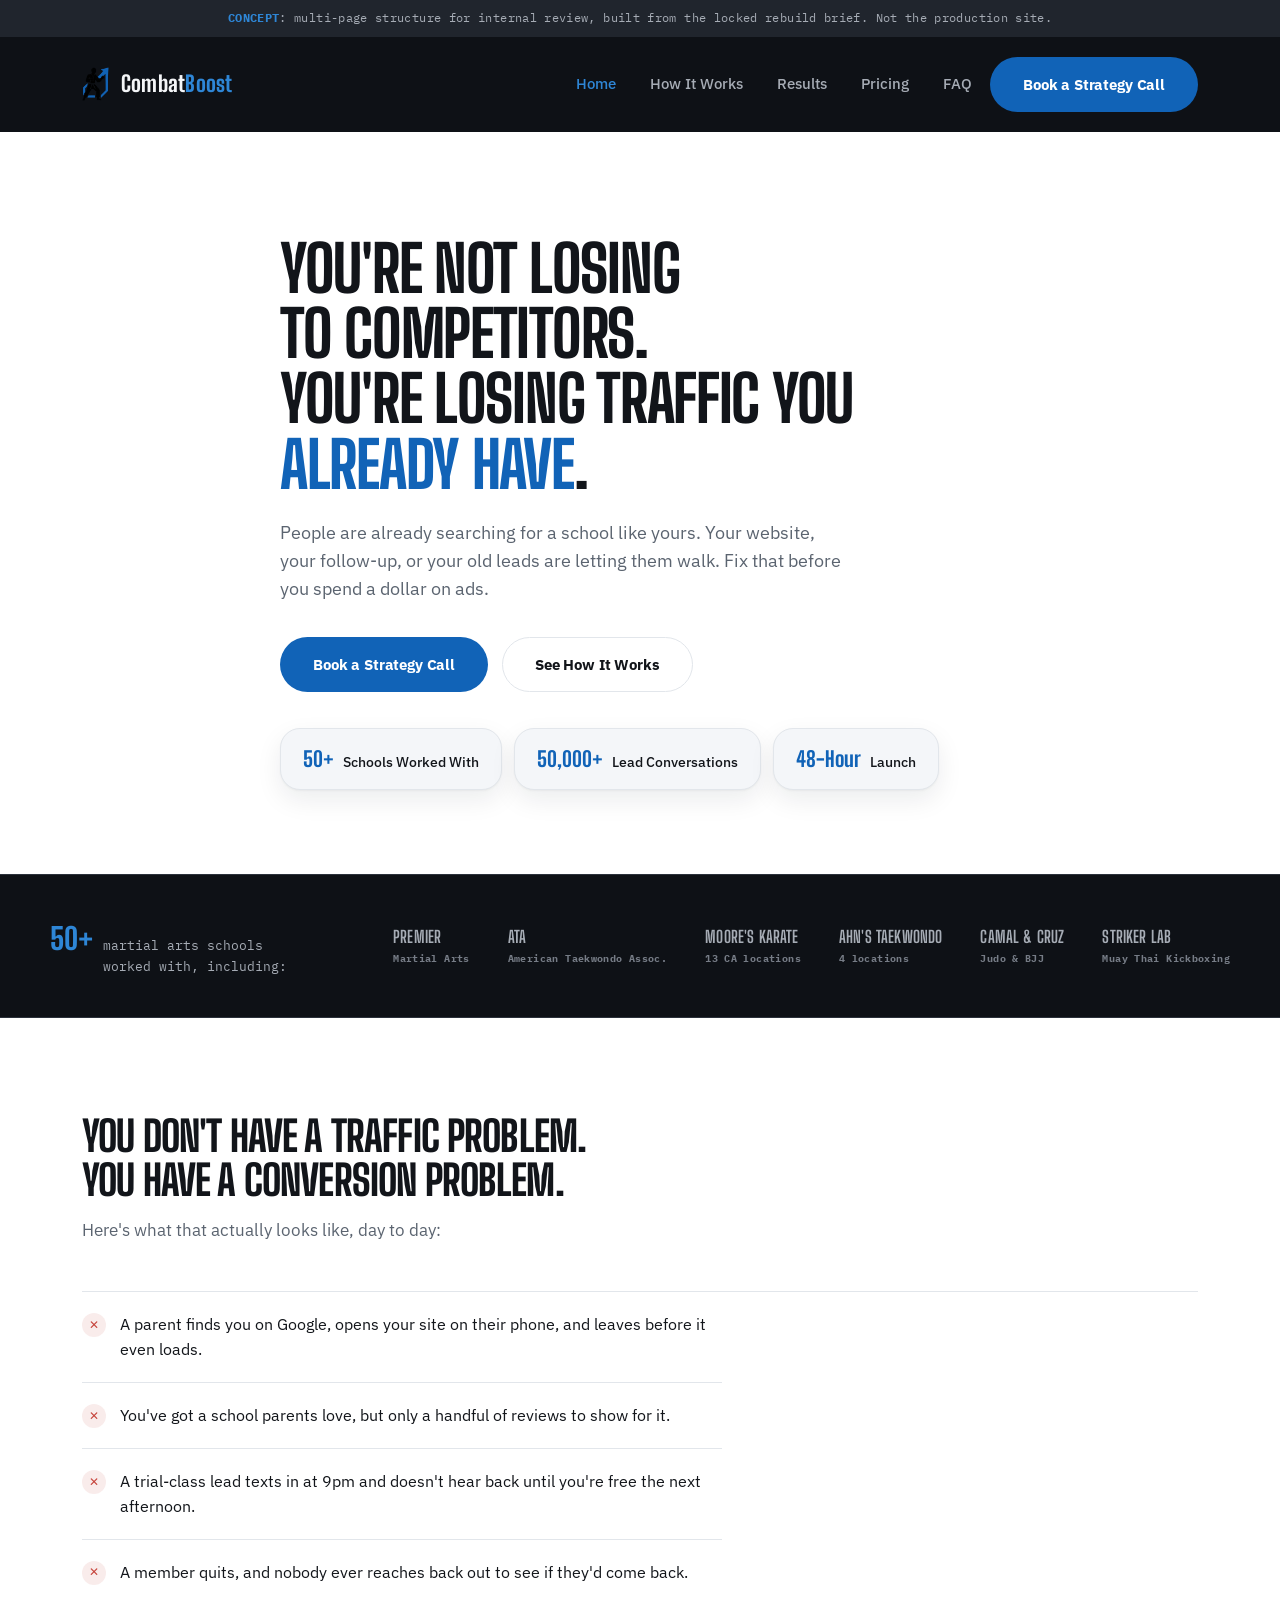
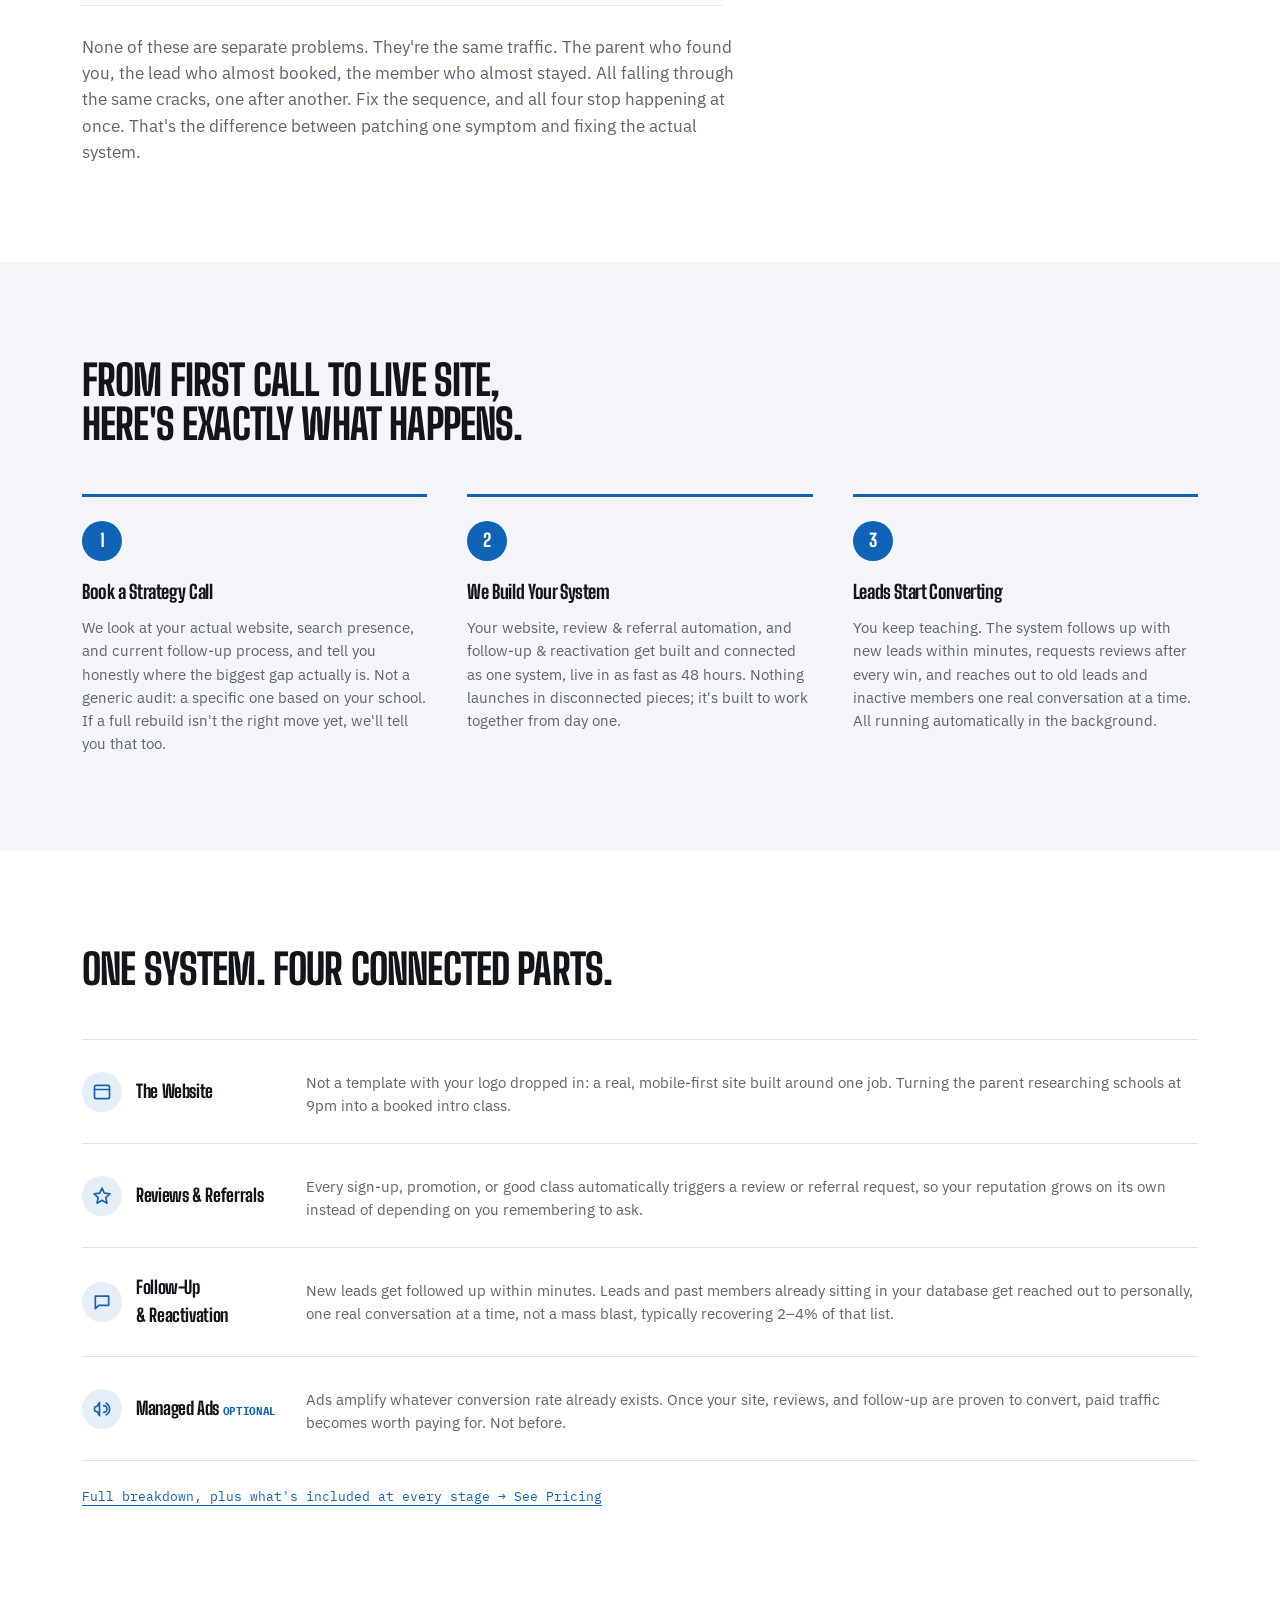
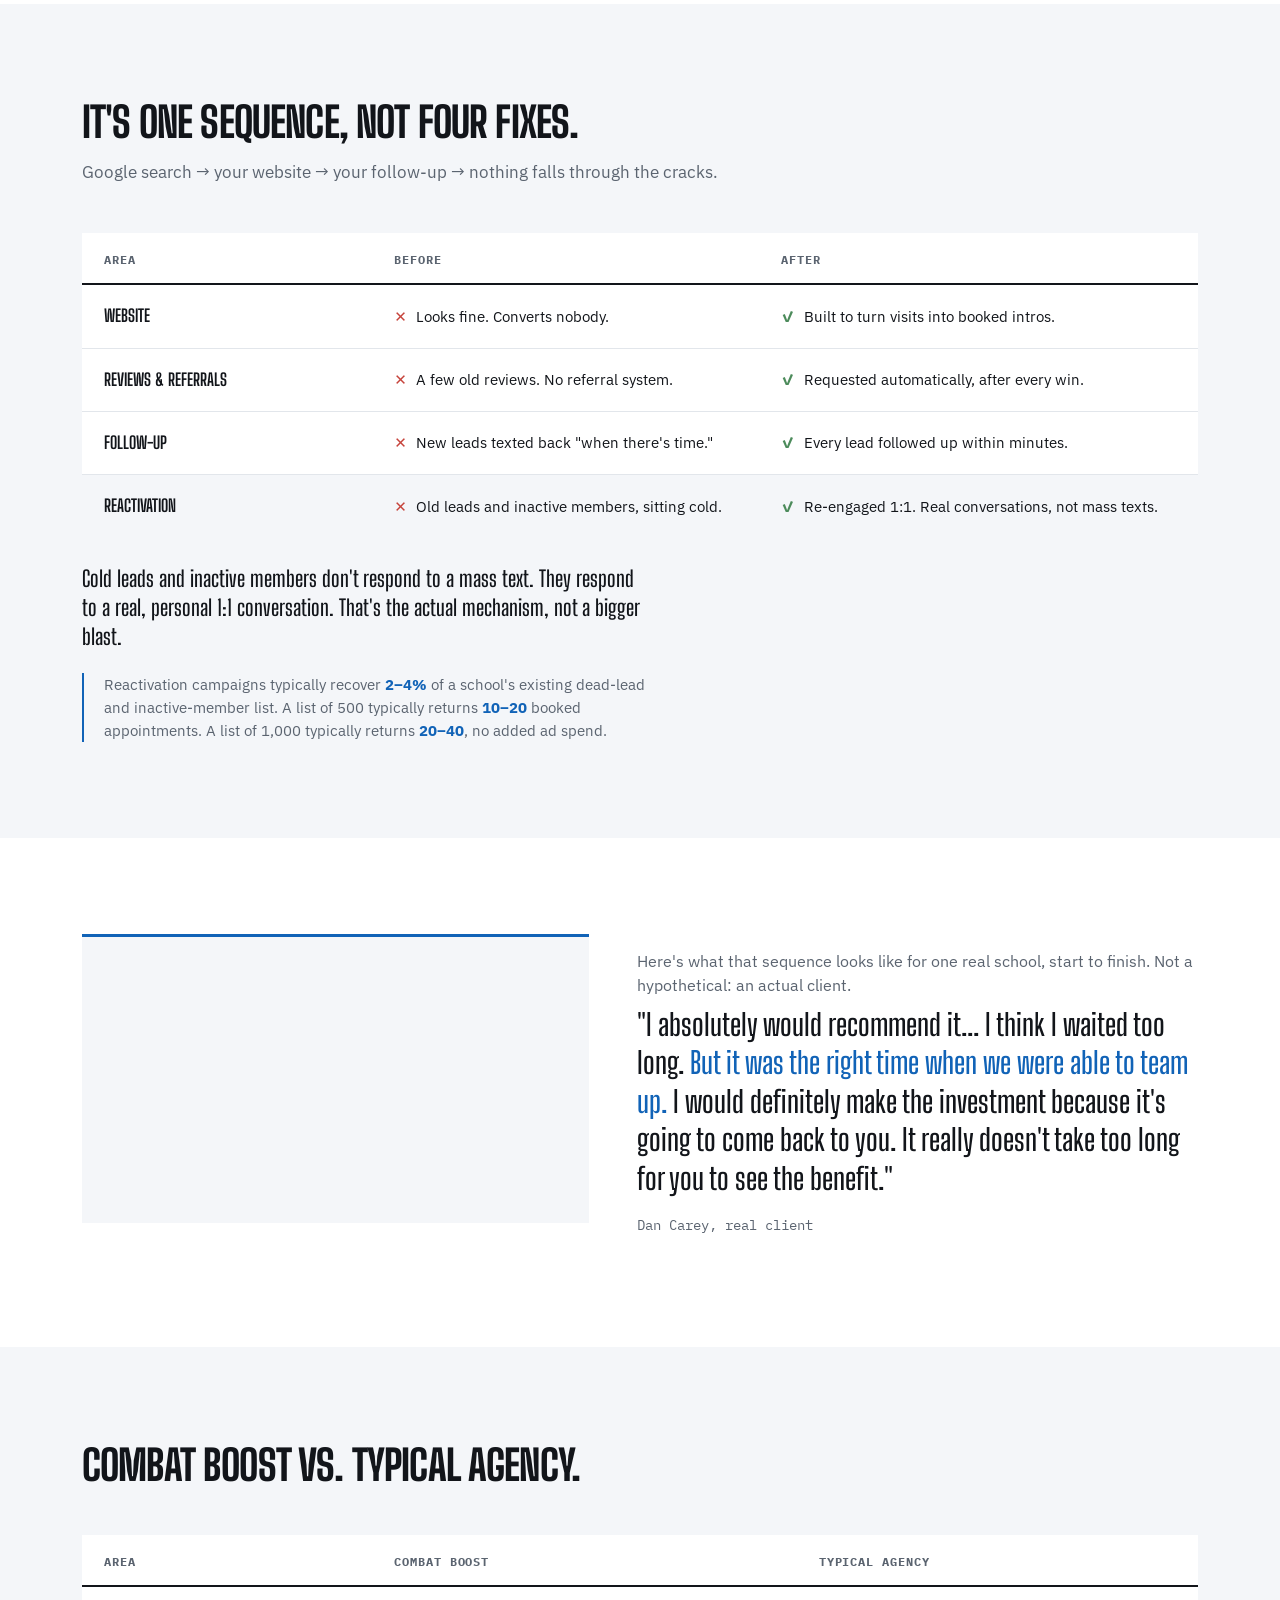
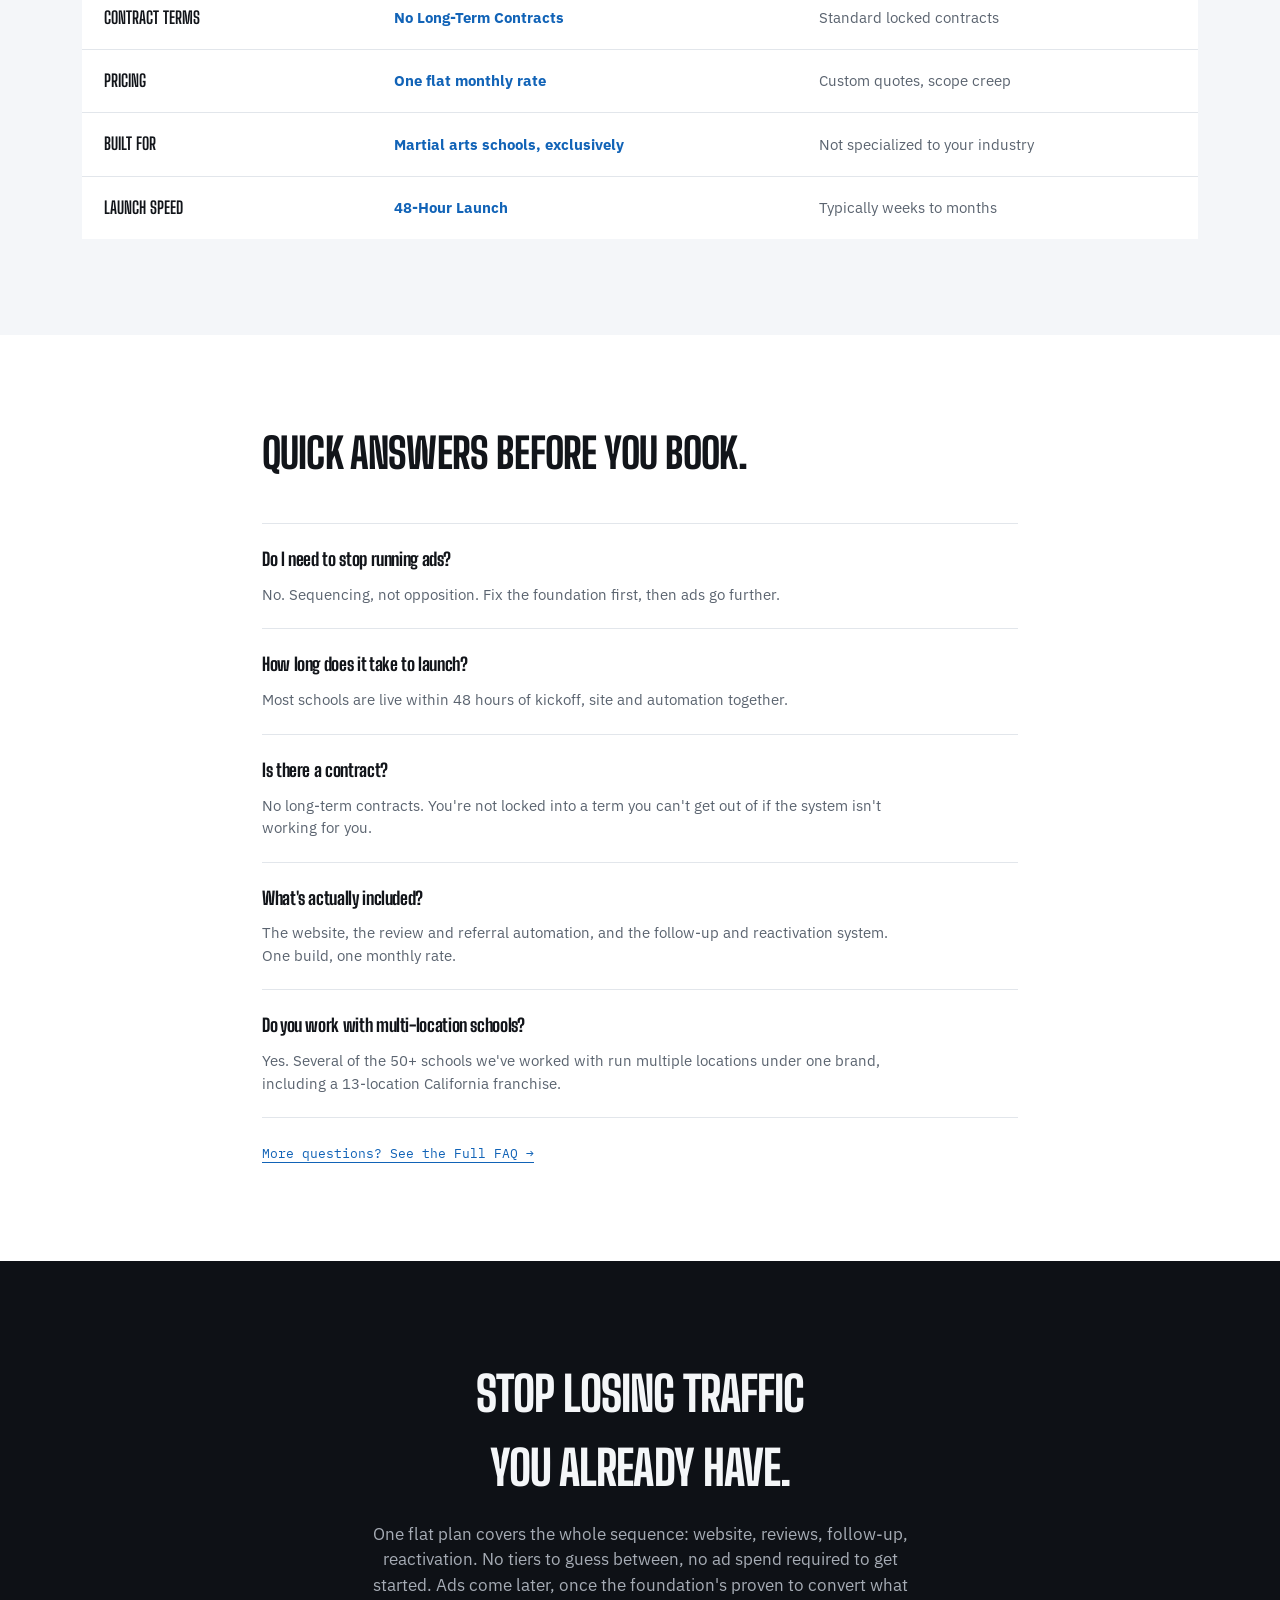
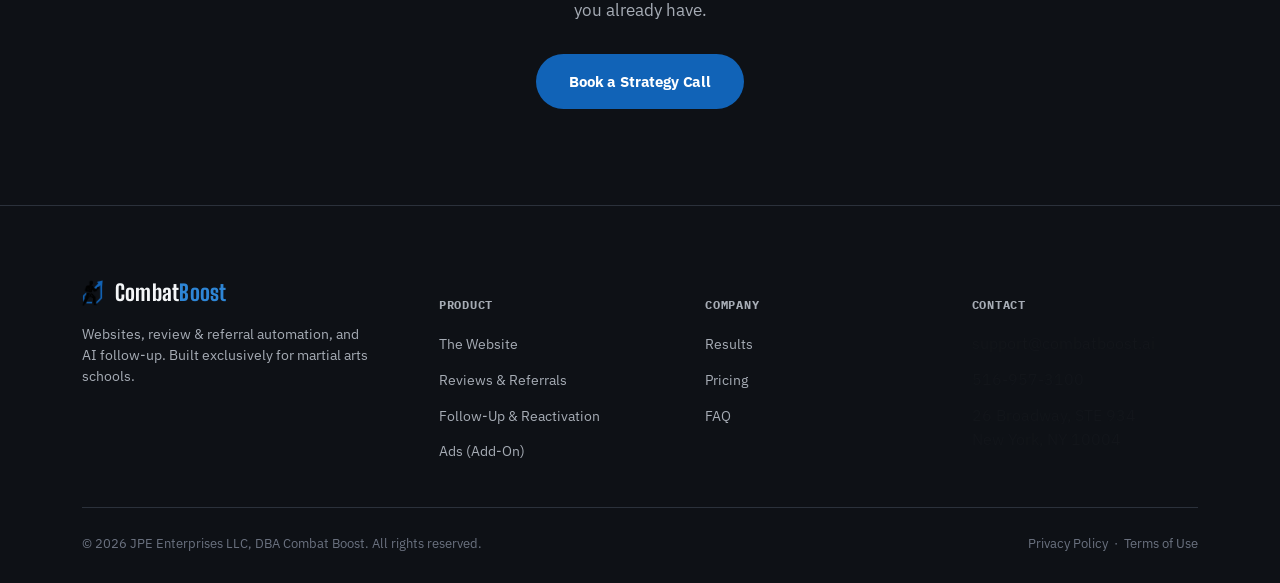
<file: index.html>
<!doctype html>
<meta charset="utf-8">
<title>Combat Boost | Websites, Reviews & Follow-Up for Martial Arts Schools</title>
<meta name="description" content="Combat Boost builds websites, review & referral automation, and AI follow-up for martial arts schools. Worked with 50+ schools, before you spend another dollar on ads.">
<link rel="canonical" href="https://combatboost.ai/">
<link rel="stylesheet" href="/assets/styles.css">
<link rel="preconnect" href="https://fonts.gstatic.com" crossorigin>
<link rel="stylesheet" href="https://fonts.googleapis.com/css2?family=Big+Shoulders+Display:wght@600;700;800&family=IBM+Plex+Sans:wght@400;500;600&family=IBM+Plex+Mono:wght@400;500;600&display=swap">

<div class="concept-banner"><b>CONCEPT</b>: multi-page structure for internal review, built from the locked rebuild brief. Not the production site.</div>

<header>
  <div class="wrap header-inner">
    <a class="brand" href="/">
      <img src="/assets/images/logo-mark.png" alt="" width="27" height="34" aria-hidden="true">
      <span class="brand-word">Combat<span>Boost</span></span>
    </a>
    <div class="header-actions">
      <nav class="main" id="main-nav">
        <a class="btn btn-primary mobile-cta" href="/pricing/#call">Book a Strategy Call</a>
      <a href="/" aria-current="page">Home</a>
      <a href="/#how-it-works">How It Works</a>
      <a href="/results/">Results</a>
      <a href="/pricing/">Pricing</a>
      <a href="/faq/">FAQ</a>
      </nav>
      <a class="btn btn-primary" href="/pricing/#call">Book a Strategy Call</a>
      <button class="nav-toggle" id="nav-toggle" aria-label="Toggle menu" aria-expanded="false">
        <span></span><span></span><span></span>
      </button>
    </div>
  </div>
</header>

<section class="hero" id="top">
  <div class="wrap hero-content">
    <h1>You're Not Losing to Competitors.<br>You're Losing Traffic You <em>Already Have</em>.</h1>
    <p class="dek">People are already searching for a school like yours. Your website, your follow-up, or your old leads are letting them walk. Fix that before you spend a dollar on ads.</p>
    <div class="actions">
      <a class="btn btn-primary" href="/pricing/#call">Book a Strategy Call</a>
      <a class="btn btn-ghost-light" href="#how-it-works">See How It Works</a>
    </div>
    <div class="proof-pills">
      <div class="proof-pill"><span class="pp-num">50+</span><span class="pp-txt">Schools Worked With</span></div>
      <div class="proof-pill"><span class="pp-num">50,000+</span><span class="pp-txt">Lead Conversations</span></div>
      <div class="proof-pill"><span class="pp-num">48-Hour</span><span class="pp-txt">Launch</span></div>
    </div>
  </div>
</section>

<div class="proof">
  <div class="wrap proof-inner">
    <div class="proof-lede"><b>50+</b><span>martial arts schools<br>worked with, including:</span></div>
    <div class="logo-row">
      <div class="logo-word">Premier<br><small>Martial Arts</small></div>
      <div class="logo-word">ATA<br><small>American Taekwondo Assoc.</small></div>
      <div class="logo-word">Moore's Karate<br><small>13 CA locations</small></div>
      <div class="logo-word">Ahn's Taekwondo<br><small>4 locations</small></div>
      <div class="logo-word">Camal &amp; Cruz<br><small>Judo &amp; BJJ</small></div>
      <div class="logo-word">Striker Lab<br><small>Muay Thai Kickboxing</small></div>
    </div>
  </div>
</div>

<section id="problem">
  <div class="wrap">
    <div class="section-head">
      <h2>You Don't Have a Traffic Problem.<br>You Have a Conversion Problem.</h2>
      <p>Here's what that actually looks like, day to day:</p>
    </div>
    <ul class="problem-list">
      <li><span class="problem-mark">&#10005;</span>A parent finds you on Google, opens your site on their phone, and leaves before it even loads.</li>
      <li><span class="problem-mark">&#10005;</span>You've got a school parents love, but only a handful of reviews to show for it.</li>
      <li><span class="problem-mark">&#10005;</span>A trial-class lead texts in at 9pm and doesn't hear back until you're free the next afternoon.</li>
      <li><span class="problem-mark">&#10005;</span>A member quits, and nobody ever reaches back out to see if they'd come back.</li>
    </ul>
    <p class="problem-closing">None of these are separate problems. They're the same traffic. The parent who found you, the lead who almost booked, the member who almost stayed. All falling through the same cracks, one after another. Fix the sequence, and all four stop happening at once. That's the difference between patching one symptom and fixing the actual system.</p>
  </div>
</section>

<section class="on-light" id="process">
  <div class="wrap">
    <div class="section-head">
      <h2>From First Call to Live Site, Here's Exactly What Happens.</h2>
    </div>
    <div class="process-steps">
      <div class="process-step">
        <span class="process-badge">1</span>
        <h3>Book a Strategy Call</h3>
        <p>We look at your actual website, search presence, and current follow-up process, and tell you honestly where the biggest gap actually is. Not a generic audit: a specific one based on your school. If a full rebuild isn't the right move yet, we'll tell you that too.</p>
      </div>
      <div class="process-step">
        <span class="process-badge">2</span>
        <h3>We Build Your System</h3>
        <p>Your website, review &amp; referral automation, and follow-up &amp; reactivation get built and connected as one system, live in as fast as 48 hours. Nothing launches in disconnected pieces; it's built to work together from day one.</p>
      </div>
      <div class="process-step">
        <span class="process-badge">3</span>
        <h3>Leads Start Converting</h3>
        <p>You keep teaching. The system follows up with new leads within minutes, requests reviews after every win, and reaches out to old leads and inactive members one real conversation at a time. All running automatically in the background.</p>
      </div>
    </div>
  </div>
</section>

<section id="whats-included">
  <div class="wrap">
    <div class="section-head">
      <h2>One System. Four Connected Parts.</h2>
    </div>
    <div class="included-list">
      <div class="included-item">
        <div class="included-icon-row">
          <span class="included-icon"><svg viewBox="0 0 24 24" fill="none" stroke="currentColor" stroke-width="2" stroke-linecap="round" stroke-linejoin="round" aria-hidden="true"><rect x="3" y="4" width="18" height="16" rx="2"/><line x1="3" y1="9" x2="21" y2="9"/></svg></span>
          <h3>The Website</h3>
        </div>
        <p>Not a template with your logo dropped in: a real, mobile-first site built around one job. Turning the parent researching schools at 9pm into a booked intro class.</p>
      </div>
      <div class="included-item">
        <div class="included-icon-row">
          <span class="included-icon"><svg viewBox="0 0 24 24" fill="none" stroke="currentColor" stroke-width="2" stroke-linecap="round" stroke-linejoin="round" aria-hidden="true"><polygon points="12 2.5 14.8 8.6 21.5 9.4 16.6 14 18 20.6 12 17.2 6 20.6 7.4 14 2.5 9.4 9.2 8.6"/></svg></span>
          <h3>Reviews &amp; Referrals</h3>
        </div>
        <p>Every sign-up, promotion, or good class automatically triggers a review or referral request, so your reputation grows on its own instead of depending on you remembering to ask.</p>
      </div>
      <div class="included-item">
        <div class="included-icon-row">
          <span class="included-icon"><svg viewBox="0 0 24 24" fill="none" stroke="currentColor" stroke-width="2" stroke-linecap="round" stroke-linejoin="round" aria-hidden="true"><path d="M4 5h16v11H8l-4 4V5z"/></svg></span>
          <h3>Follow-Up &amp; Reactivation</h3>
        </div>
        <p>New leads get followed up within minutes. Leads and past members already sitting in your database get reached out to personally, one real conversation at a time, not a mass blast, typically recovering 2&ndash;4% of that list.</p>
      </div>
      <div class="included-item">
        <div class="included-icon-row">
          <span class="included-icon"><svg viewBox="0 0 24 24" fill="none" stroke="currentColor" stroke-width="2" stroke-linecap="round" stroke-linejoin="round" aria-hidden="true"><path d="M3 11v2a2 2 0 0 0 2 2h1l3 5V4l-3 5H5a2 2 0 0 0-2 2z"/><path d="M14 8a4 4 0 0 1 0 8"/><path d="M17 5a8 8 0 0 1 0 14"/></svg></span>
          <h3>Managed Ads <span class="tag-optional">Optional</span></h3>
        </div>
        <p>Ads amplify whatever conversion rate already exists. Once your site, reviews, and follow-up are proven to convert, paid traffic becomes worth paying for. Not before.</p>
      </div>
    </div>
    <p class="included-teaser-link"><a href="/pricing/">Full breakdown, plus what's included at every stage &rarr; See Pricing</a></p>
  </div>
</section>

<section class="on-light" id="how-it-works">
  <div class="wrap">
    <div class="section-head">
      <h2>It's One Sequence, Not Four Fixes.</h2>
      <p>Google search &rarr; your website &rarr; your follow-up &rarr; nothing falls through the cracks.</p>
    </div>
    <div class="tableWrap">
      <table class="baTable">
        <thead>
          <tr><th>Area</th><th>Before</th><th>After</th></tr>
        </thead>
        <tbody>
          <tr>
            <td>Website</td>
            <td><span class="mark bad">Looks fine. Converts nobody.</span></td>
            <td><span class="mark good">Built to turn visits into booked intros.</span></td>
          </tr>
          <tr>
            <td>Reviews &amp; Referrals</td>
            <td><span class="mark bad">A few old reviews. No referral system.</span></td>
            <td><span class="mark good">Requested automatically, after every win.</span></td>
          </tr>
          <tr>
            <td>Follow-Up</td>
            <td><span class="mark bad">New leads texted back "when there's time."</span></td>
            <td><span class="mark good">Every lead followed up within minutes.</span></td>
          </tr>
          <tr class="reactivation-row">
            <td>Reactivation</td>
            <td><span class="mark bad">Old leads and inactive members, sitting cold.</span></td>
            <td><span class="mark good">Re-engaged 1:1. Real conversations, not mass texts.</span></td>
          </tr>
        </tbody>
      </table>
    </div>

    <p class="reactivation-callout">Cold leads and inactive members don't respond to a mass text. They respond to a real, personal 1:1 conversation. That's the actual mechanism, not a bigger blast.</p>

    <div class="reactivation-note">
      <p>Reactivation campaigns typically recover <b>2–4%</b> of a school's existing dead-lead and inactive-member list. A list of 500 typically returns <b>10–20</b> booked appointments. A list of 1,000 typically returns <b>20–40</b>, no added ad spend.</p>
    </div>
  </div>
</section>

<section id="proof-story">
  <div class="wrap video-block">
    <div>
      <div class="video-embed-wrap">
        <iframe src="https://player.vimeo.com/video/1224788450?h=171cc92b25&title=0&byline=0&portrait=0"
                frameborder="0" allow="autoplay; fullscreen; picture-in-picture" allowfullscreen loading="lazy"
                title="Dan Carey, real Combat Boost client, video testimonial"></iframe>
      </div>
    </div>
    <div class="video-quote">
      <p class="lede" style="margin-bottom:8px">Here's what that sequence looks like for one real school, start to finish. Not a hypothetical: an actual client.</p>
      <p class="q">"I absolutely would recommend it... I think I waited too long. <span>But it was the right time when we were able to team up.</span> I would definitely make the investment because it's going to come back to you. It really doesn't take too long for you to see the benefit."</p>
      <p class="attr">Dan Carey, real client</p>
    </div>
  </div>
</section>

<section class="on-light" id="comparison">
  <div class="wrap">
    <div class="section-head">
      <h2>Combat Boost vs. Typical Agency.</h2>
    </div>
    <div class="tableWrap">
      <table class="baTable">
        <thead>
          <tr><th>Area</th><th>Combat Boost</th><th>Typical Agency</th></tr>
        </thead>
        <tbody>
          <tr>
            <td>Contract Terms</td>
            <td class="cmp-us">No Long-Term Contracts</td>
            <td class="cmp-them">Standard locked contracts</td>
          </tr>
          <tr>
            <td>Pricing</td>
            <td class="cmp-us">One flat monthly rate</td>
            <td class="cmp-them">Custom quotes, scope creep</td>
          </tr>
          <tr>
            <td>Built For</td>
            <td class="cmp-us">Martial arts schools, exclusively</td>
            <td class="cmp-them">Not specialized to your industry</td>
          </tr>
          <tr>
            <td>Launch Speed</td>
            <td class="cmp-us">48-Hour Launch</td>
            <td class="cmp-them">Typically weeks to months</td>
          </tr>
        </tbody>
      </table>
    </div>
  </div>
</section>

<section id="faq-summary">
  <div class="wrap" style="max-width:820px">
    <div class="section-head">
      <h2>Quick Answers Before You Book.</h2>
    </div>
    <div class="faq-summary-list">
      <div class="faq-summary-item">
        <h3>Do I need to stop running ads?</h3>
        <p>No. Sequencing, not opposition. Fix the foundation first, then ads go further.</p>
      </div>
      <div class="faq-summary-item">
        <h3>How long does it take to launch?</h3>
        <p>Most schools are live within 48 hours of kickoff, site and automation together.</p>
      </div>
      <div class="faq-summary-item">
        <h3>Is there a contract?</h3>
        <p>No long-term contracts. You're not locked into a term you can't get out of if the system isn't working for you.</p>
      </div>
      <div class="faq-summary-item">
        <h3>What's actually included?</h3>
        <p>The website, the review and referral automation, and the follow-up and reactivation system. One build, one monthly rate.</p>
      </div>
      <div class="faq-summary-item">
        <h3>Do you work with multi-location schools?</h3>
        <p>Yes. Several of the 50+ schools we've worked with run multiple locations under one brand, including a 13-location California franchise.</p>
      </div>
    </div>
    <p class="included-teaser-link"><a href="/faq/">More questions? See the Full FAQ &rarr;</a></p>
  </div>
</section>

<section class="closing" id="cta">
  <div class="wrap">
    <h2>Stop Losing Traffic<br>You Already Have.</h2>
    <p>One flat plan covers the whole sequence: website, reviews, follow-up, reactivation. No tiers to guess between, no ad spend required to get started. Ads come later, once the foundation's proven to convert what you already have.</p>
    <div class="actions" style="justify-content:center; display:flex; gap:14px; flex-wrap:wrap">
      <a class="btn btn-primary" href="/pricing/#call">Book a Strategy Call</a>
    </div>
  </div>
</section>

<!-- PRIORITY 6, NOT BUILT THIS PASS: a self-serve "Free Website Health Check"
     lead magnet (enter your URL, get a scored report) — similar to Monstro's
     Health Check Analyzer and 97Display's Website Audit tool. Strong fit
     since Joe already runs this kind of audit manually on cold prospects.
     Flagged for a future pass, not attempted here. -->

<footer>
  <div class="wrap">
    <div class="foot-grid">
      <div class="foot-about">
        <div class="brand" style="margin-bottom:4px">
          <img src="/assets/images/logo-mark.png" alt="" width="21" height="26" aria-hidden="true">
          <span class="brand-word">Combat<span>Boost</span></span>
        </div>
        <p>Websites, review &amp; referral automation, and AI follow-up. Built exclusively for martial arts schools.</p>
      </div>
      <div>
        <h5>Product</h5>
        <ul class="foot-links">
          <li><a href="/#how-it-works">The Website</a></li>
          <li><a href="/#how-it-works">Reviews &amp; Referrals</a></li>
          <li><a href="/#how-it-works">Follow-Up &amp; Reactivation</a></li>
          <li><a href="/pricing/">Ads (Add-On)</a></li>
        </ul>
      </div>
      <div>
        <h5>Company</h5>
        <ul class="foot-links">
          <li><a href="/results/">Results</a></li>
          <li><a href="/pricing/">Pricing</a></li>
          <li><a href="/faq/">FAQ</a></li>
        </ul>
      </div>
      <div>
        <h5>Contact</h5>
        <ul class="foot-links">
          <li>support@combatboost.ai</li>
          <li>516-957-3100</li>
          <li>26 Broadway, STE 934<br>New York, NY 10004</li>
        </ul>
      </div>
    </div>
    <div class="foot-bottom">
      <span>© 2026 JPE Enterprises LLC, DBA Combat Boost. All rights reserved.</span>
      <span><a href="#">Privacy Policy</a> &nbsp;·&nbsp; <a href="#">Terms of Use</a></span>
    </div>
  </div>
</footer>
<script src="/assets/nav.js"></script>
</file>
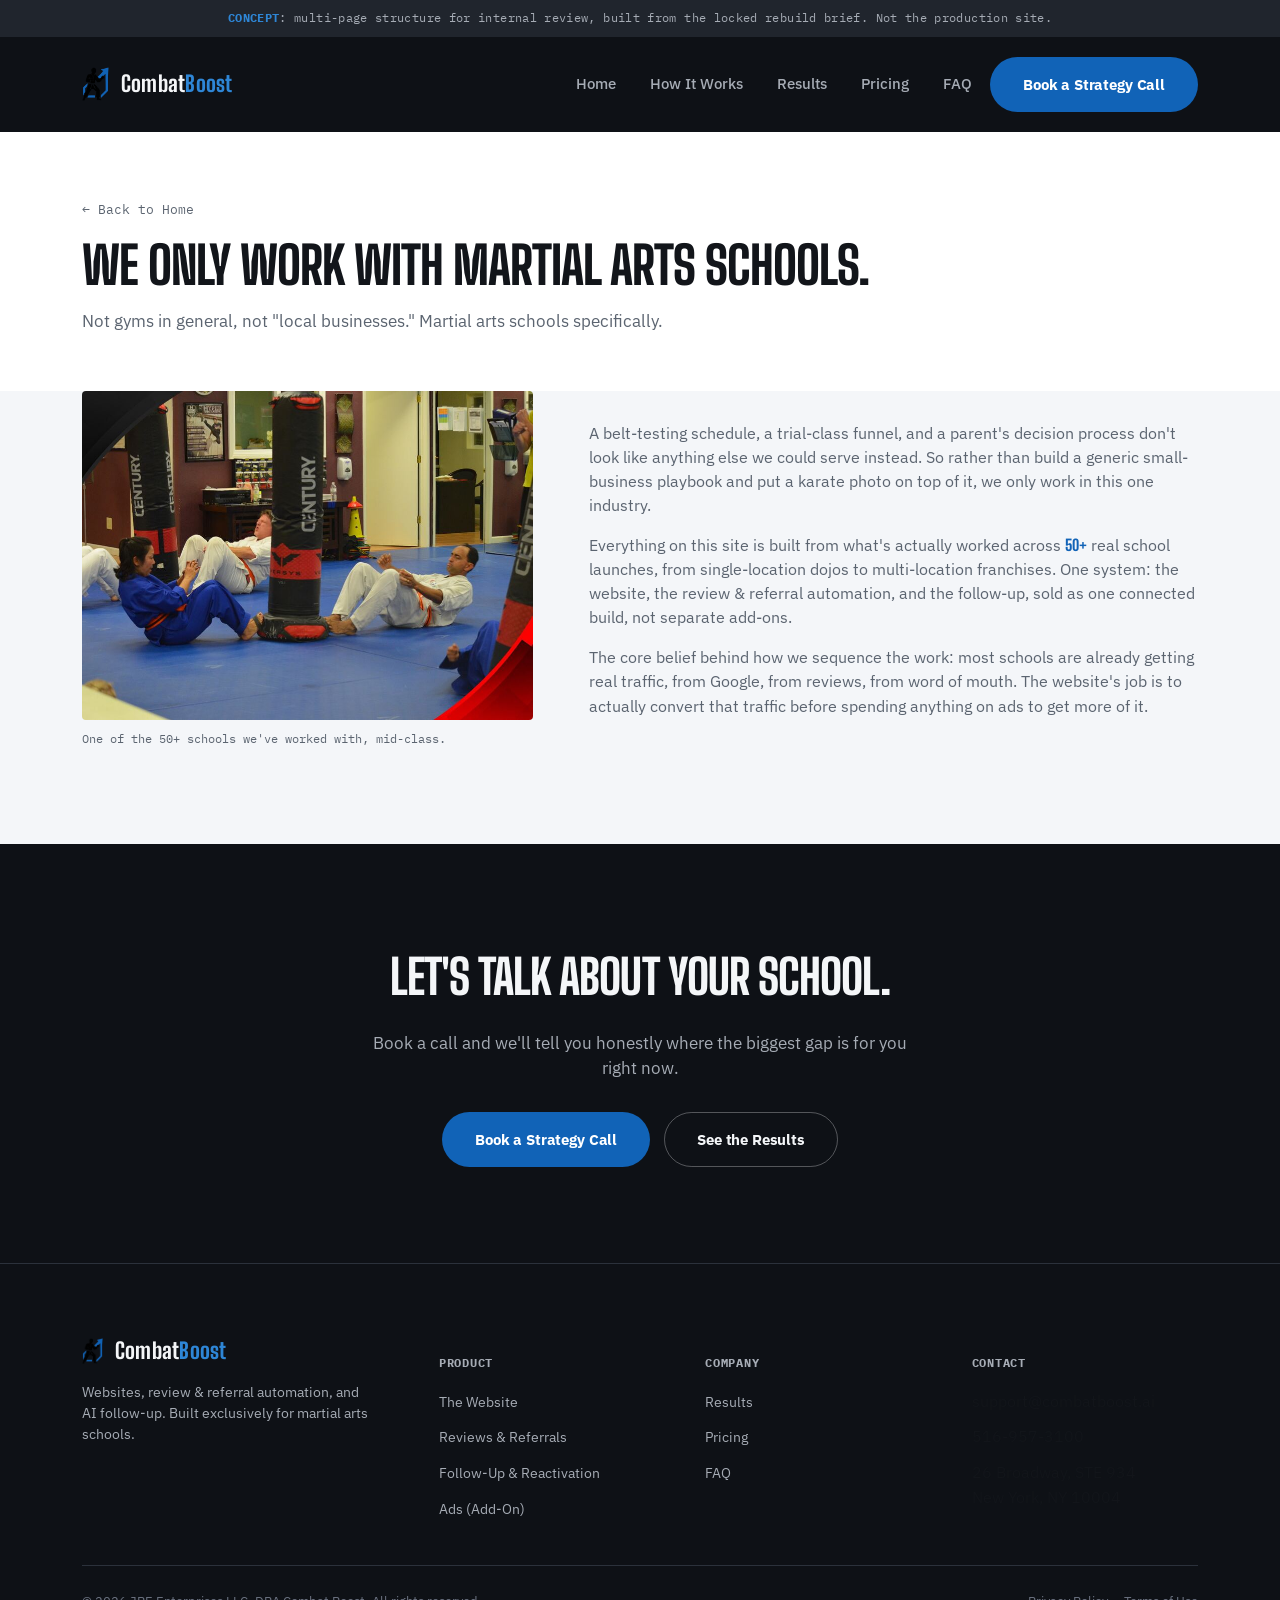
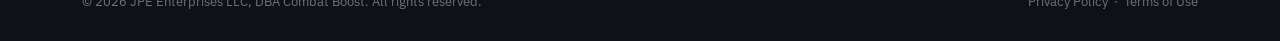
<file: about/index.html>
<!doctype html>
<meta charset="utf-8">
<title>About | Combat Boost</title>
<meta name="description" content="Combat Boost only works with martial arts schools: websites, review & referral automation, and follow-up, built from what's worked across 50+ real school launches.">
<link rel="canonical" href="https://combatboost.ai/about/">
<link rel="stylesheet" href="/assets/styles.css">
<link rel="preconnect" href="https://fonts.gstatic.com" crossorigin>
<link rel="stylesheet" href="https://fonts.googleapis.com/css2?family=Big+Shoulders+Display:wght@600;700;800&family=IBM+Plex+Sans:wght@400;500;600&family=IBM+Plex+Mono:wght@400;500;600&display=swap">

<div class="concept-banner"><b>CONCEPT</b>: multi-page structure for internal review, built from the locked rebuild brief. Not the production site.</div>

<header>
  <div class="wrap header-inner">
    <a class="brand" href="/">
      <img src="/assets/images/logo-mark.png" alt="" width="27" height="34" aria-hidden="true">
      <span class="brand-word">Combat<span>Boost</span></span>
    </a>
    <div class="header-actions">
      <nav class="main" id="main-nav">
        <a class="btn btn-primary mobile-cta" href="/pricing/#call">Book a Strategy Call</a>
      <a href="/">Home</a>
      <a href="/#how-it-works">How It Works</a>
      <a href="/results/">Results</a>
      <a href="/pricing/">Pricing</a>
      <a href="/faq/">FAQ</a>
      </nav>
      <a class="btn btn-primary" href="/pricing/#call">Book a Strategy Call</a>
      <button class="nav-toggle" id="nav-toggle" aria-label="Toggle menu" aria-expanded="false">
        <span></span><span></span><span></span>
      </button>
    </div>
  </div>
</header>

<section class="page-hero">
  <div class="wrap">
    <a class="crumb" href="/">&larr; Back to Home</a>
    <h1>We Only Work With Martial Arts Schools.</h1>
    <p class="dek">Not gyms in general, not "local businesses." Martial arts schools specifically.</p>
  </div>
</section>

<section class="on-light2" style="padding-top:0">
  <div class="wrap about-grid">
    <div>
      <img class="about-photo" src="/assets/images/about-photo.jpg" alt="A real Combat Boost client, mid-class" loading="lazy">
      <p class="about-cap">One of the 50+ schools we've worked with, mid-class.</p>
    </div>
    <div class="about-copy">
      <p style="font-size:15.5px; color:var(--tx-dark-soft)">A belt-testing schedule, a trial-class funnel, and a parent's decision process don't look like anything else we could serve instead. So rather than build a generic small-business playbook and put a karate photo on top of it, we only work in this one industry.</p>
      <p style="font-size:15.5px; color:var(--tx-dark-soft)">Everything on this site is built from what's actually worked across <span class="stat-inline">50+</span> real school launches, from single-location dojos to multi-location franchises. One system: the website, the review &amp; referral automation, and the follow-up, sold as one connected build, not separate add-ons.</p>
      <p style="font-size:15.5px; color:var(--tx-dark-soft)">The core belief behind how we sequence the work: most schools are already getting real traffic, from Google, from reviews, from word of mouth. The website's job is to actually convert that traffic before spending anything on ads to get more of it.</p>
    </div>
  </div>
</section>

<section class="closing" id="call">
  <div class="wrap">
    <h2>Let's Talk About Your School.</h2>
    <p>Book a call and we'll tell you honestly where the biggest gap is for you right now.</p>
    <div class="actions" style="justify-content:center; display:flex; gap:14px; flex-wrap:wrap">
      <a class="btn btn-primary" href="/pricing/#call">Book a Strategy Call</a>
      <a class="btn btn-ghost-dark" href="/results/">See the Results</a>
    </div>
  </div>
</section>

<!-- PRIORITY 6, NOT BUILT THIS PASS: a self-serve "Free Website Health Check"
     lead magnet (enter your URL, get a scored report) — similar to Monstro's
     Health Check Analyzer and 97Display's Website Audit tool. Strong fit
     since Joe already runs this kind of audit manually on cold prospects.
     Flagged for a future pass, not attempted here. -->

<footer>
  <div class="wrap">
    <div class="foot-grid">
      <div class="foot-about">
        <div class="brand" style="margin-bottom:4px">
          <img src="/assets/images/logo-mark.png" alt="" width="21" height="26" aria-hidden="true">
          <span class="brand-word">Combat<span>Boost</span></span>
        </div>
        <p>Websites, review &amp; referral automation, and AI follow-up. Built exclusively for martial arts schools.</p>
      </div>
      <div>
        <h5>Product</h5>
        <ul class="foot-links">
          <li><a href="/#how-it-works">The Website</a></li>
          <li><a href="/#how-it-works">Reviews &amp; Referrals</a></li>
          <li><a href="/#how-it-works">Follow-Up &amp; Reactivation</a></li>
          <li><a href="/pricing/">Ads (Add-On)</a></li>
        </ul>
      </div>
      <div>
        <h5>Company</h5>
        <ul class="foot-links">
          <li><a href="/results/">Results</a></li>
          <li><a href="/pricing/">Pricing</a></li>
          <li><a href="/faq/">FAQ</a></li>
        </ul>
      </div>
      <div>
        <h5>Contact</h5>
        <ul class="foot-links">
          <li>support@combatboost.ai</li>
          <li>516-957-3100</li>
          <li>26 Broadway, STE 934<br>New York, NY 10004</li>
        </ul>
      </div>
    </div>
    <div class="foot-bottom">
      <span>© 2026 JPE Enterprises LLC, DBA Combat Boost. All rights reserved.</span>
      <span><a href="#">Privacy Policy</a> &nbsp;·&nbsp; <a href="#">Terms of Use</a></span>
    </div>
  </div>
</footer>
<script src="/assets/nav.js"></script>
</file>
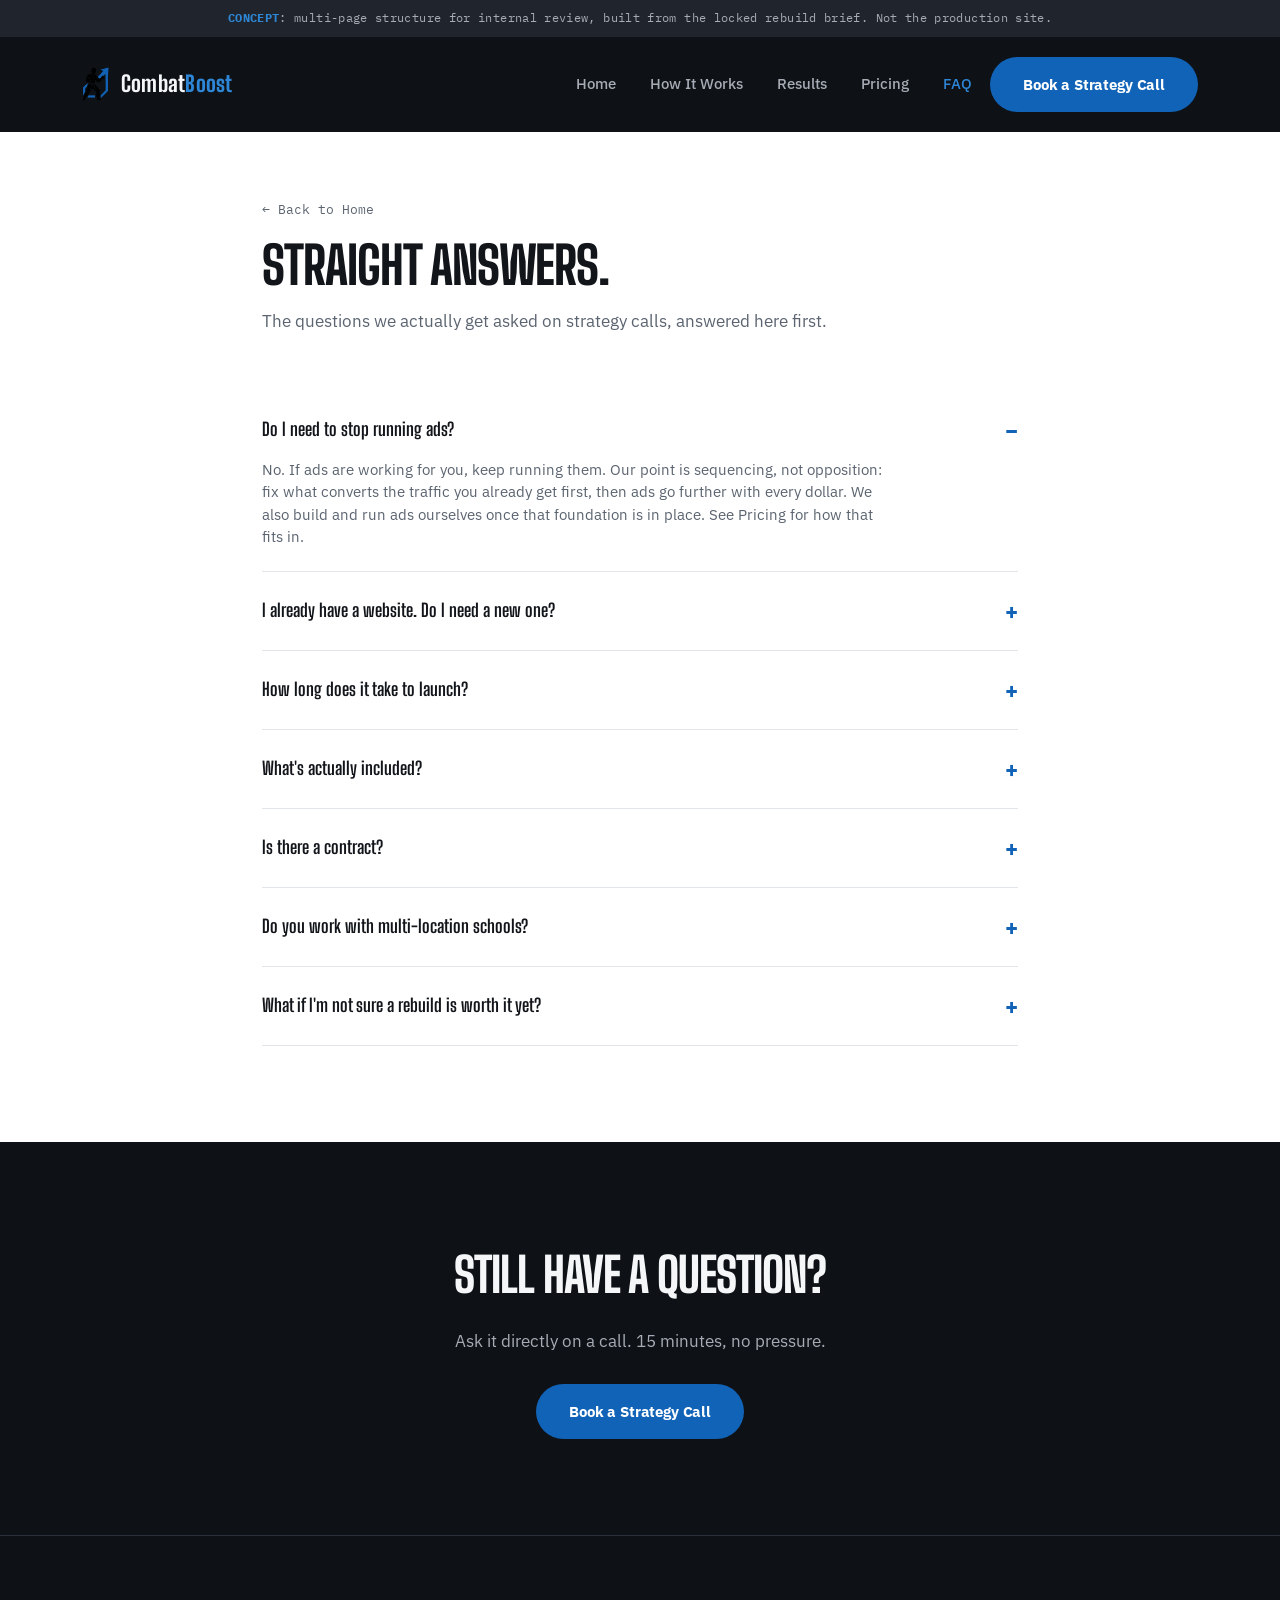
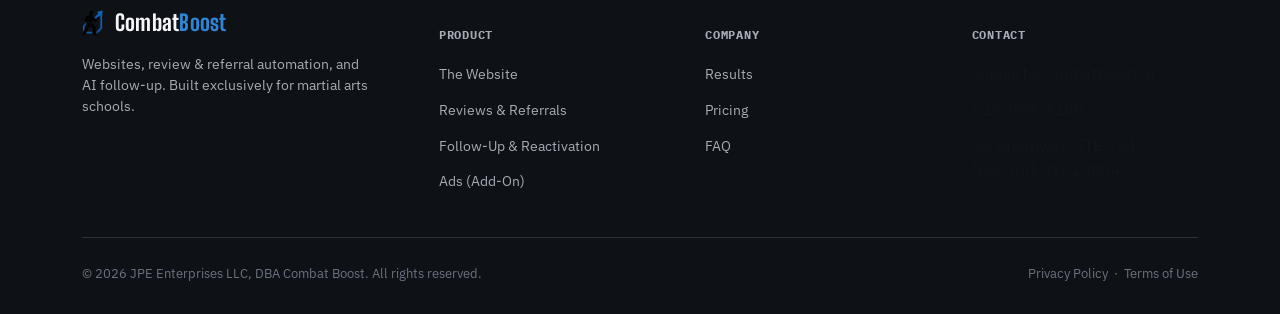
<file: faq/index.html>
<!doctype html>
<meta charset="utf-8">
<title>FAQ | Combat Boost</title>
<meta name="description" content="Answers to the most common questions about Combat Boost's website, review & referral automation, and follow-up system for martial arts schools.">
<link rel="canonical" href="https://combatboost.ai/faq/">
<link rel="stylesheet" href="/assets/styles.css">
<link rel="preconnect" href="https://fonts.gstatic.com" crossorigin>
<link rel="stylesheet" href="https://fonts.googleapis.com/css2?family=Big+Shoulders+Display:wght@600;700;800&family=IBM+Plex+Sans:wght@400;500;600&family=IBM+Plex+Mono:wght@400;500;600&display=swap">

<div class="concept-banner"><b>CONCEPT</b>: multi-page structure for internal review, built from the locked rebuild brief. Not the production site.</div>

<header>
  <div class="wrap header-inner">
    <a class="brand" href="/">
      <img src="/assets/images/logo-mark.png" alt="" width="27" height="34" aria-hidden="true">
      <span class="brand-word">Combat<span>Boost</span></span>
    </a>
    <div class="header-actions">
      <nav class="main" id="main-nav">
        <a class="btn btn-primary mobile-cta" href="/pricing/#call">Book a Strategy Call</a>
      <a href="/">Home</a>
      <a href="/#how-it-works">How It Works</a>
      <a href="/results/">Results</a>
      <a href="/pricing/">Pricing</a>
      <a href="/faq/" aria-current="page">FAQ</a>
      </nav>
      <a class="btn btn-primary" href="/pricing/#call">Book a Strategy Call</a>
      <button class="nav-toggle" id="nav-toggle" aria-label="Toggle menu" aria-expanded="false">
        <span></span><span></span><span></span>
      </button>
    </div>
  </div>
</header>

<section class="page-hero">
  <div class="wrap" style="max-width:820px">
    <a class="crumb" href="/">&larr; Back to Home</a>
    <h1>Straight Answers.</h1>
    <p class="dek">The questions we actually get asked on strategy calls, answered here first.</p>
  </div>
</section>

<section style="padding-top:0">
  <div class="wrap" style="max-width:820px">
    <details class="faq-item" open>
      <summary>Do I need to stop running ads?</summary>
      <p>No. If ads are working for you, keep running them. Our point is sequencing, not opposition: fix what converts the traffic you already get first, then ads go further with every dollar. We also build and run ads ourselves once that foundation is in place. See Pricing for how that fits in.</p>
    </details>
    <details class="faq-item">
      <summary>I already have a website. Do I need a new one?</summary>
      <p>Usually, yes. Most schools' sites were built once and never touched again. We'll tell you honestly on the call if a rebuild isn't the highest-leverage move for you yet.</p>
    </details>
    <details class="faq-item">
      <summary>How long does it take to launch?</summary>
      <p>Most schools are live within 48 hours of kickoff, site and automation together. Not a six-month agency timeline.</p>
    </details>
    <details class="faq-item">
      <summary>What's actually included?</summary>
      <p>The website, the review &amp; referral automation, and the lead follow-up and past-member reactivation system. One build, one monthly rate, no separate tools to stitch together yourself. Full breakdown on the Pricing page.</p>
    </details>
    <details class="faq-item">
      <summary>Is there a contract?</summary>
      <p>No long-term contracts. You're not locked into a term you can't get out of if the system isn't working for you.</p>
    </details>
    <details class="faq-item">
      <summary>Do you work with multi-location schools?</summary>
      <p>Yes. Several of the 50+ schools we've worked with run multiple locations under one brand, including a 13-location California franchise. See Results.</p>
    </details>
    <details class="faq-item">
      <summary>What if I'm not sure a rebuild is worth it yet?</summary>
      <p>Ask on the call. We'll give you a straight answer, even if that answer is "not yet." We'd rather be honest upfront than sign a client who isn't a fit.</p>
    </details>
  </div>
</section>

<section class="closing" id="call">
  <div class="wrap">
    <h2>Still Have a Question?</h2>
    <p>Ask it directly on a call. 15 minutes, no pressure.</p>
    <div class="actions" style="justify-content:center; display:flex; gap:14px; flex-wrap:wrap">
      <a class="btn btn-primary" href="/pricing/#call">Book a Strategy Call</a>
    </div>
  </div>
</section>

<!-- PRIORITY 6, NOT BUILT THIS PASS: a self-serve "Free Website Health Check"
     lead magnet (enter your URL, get a scored report) — similar to Monstro's
     Health Check Analyzer and 97Display's Website Audit tool. Strong fit
     since Joe already runs this kind of audit manually on cold prospects.
     Flagged for a future pass, not attempted here. -->

<footer>
  <div class="wrap">
    <div class="foot-grid">
      <div class="foot-about">
        <div class="brand" style="margin-bottom:4px">
          <img src="/assets/images/logo-mark.png" alt="" width="21" height="26" aria-hidden="true">
          <span class="brand-word">Combat<span>Boost</span></span>
        </div>
        <p>Websites, review &amp; referral automation, and AI follow-up. Built exclusively for martial arts schools.</p>
      </div>
      <div>
        <h5>Product</h5>
        <ul class="foot-links">
          <li><a href="/#how-it-works">The Website</a></li>
          <li><a href="/#how-it-works">Reviews &amp; Referrals</a></li>
          <li><a href="/#how-it-works">Follow-Up &amp; Reactivation</a></li>
          <li><a href="/pricing/">Ads (Add-On)</a></li>
        </ul>
      </div>
      <div>
        <h5>Company</h5>
        <ul class="foot-links">
          <li><a href="/results/">Results</a></li>
          <li><a href="/pricing/">Pricing</a></li>
          <li><a href="/faq/">FAQ</a></li>
        </ul>
      </div>
      <div>
        <h5>Contact</h5>
        <ul class="foot-links">
          <li>support@combatboost.ai</li>
          <li>516-957-3100</li>
          <li>26 Broadway, STE 934<br>New York, NY 10004</li>
        </ul>
      </div>
    </div>
    <div class="foot-bottom">
      <span>© 2026 JPE Enterprises LLC, DBA Combat Boost. All rights reserved.</span>
      <span><a href="#">Privacy Policy</a> &nbsp;·&nbsp; <a href="#">Terms of Use</a></span>
    </div>
  </div>
</footer>
<script src="/assets/nav.js"></script>
</file>
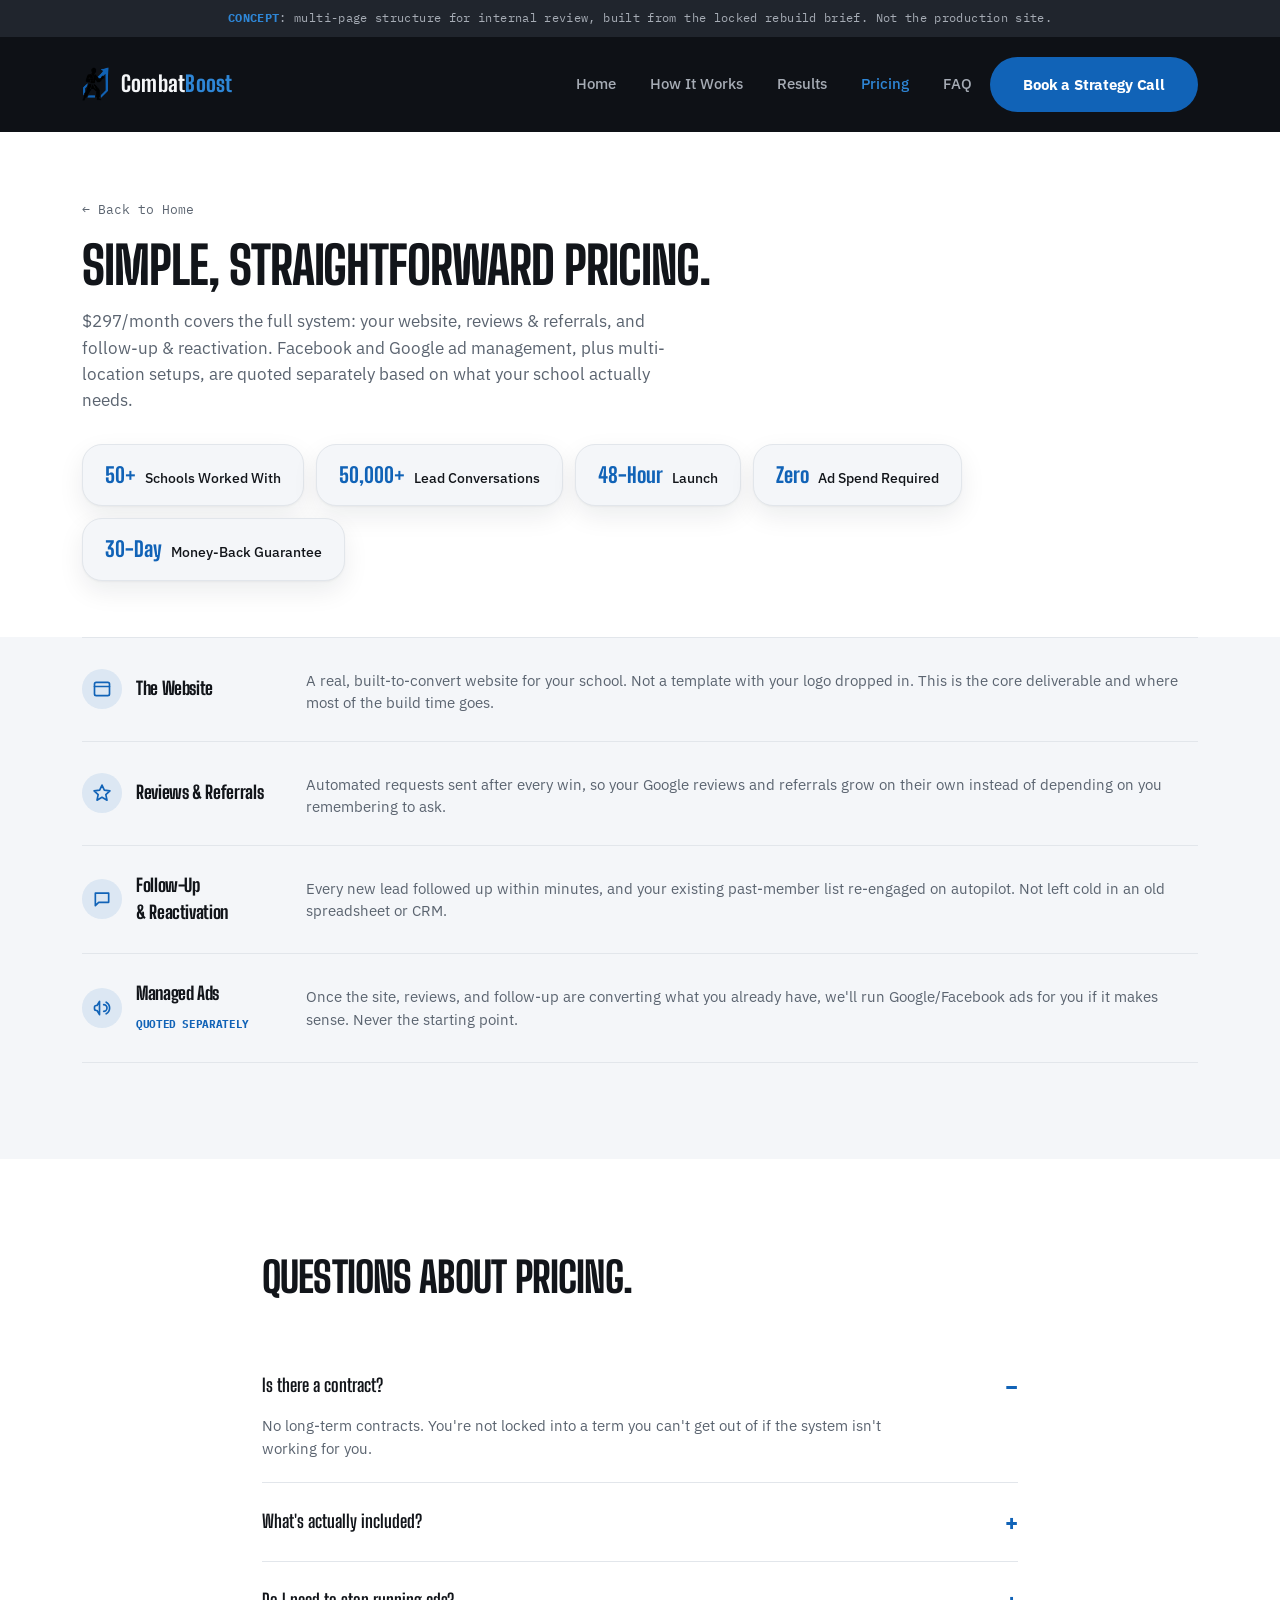
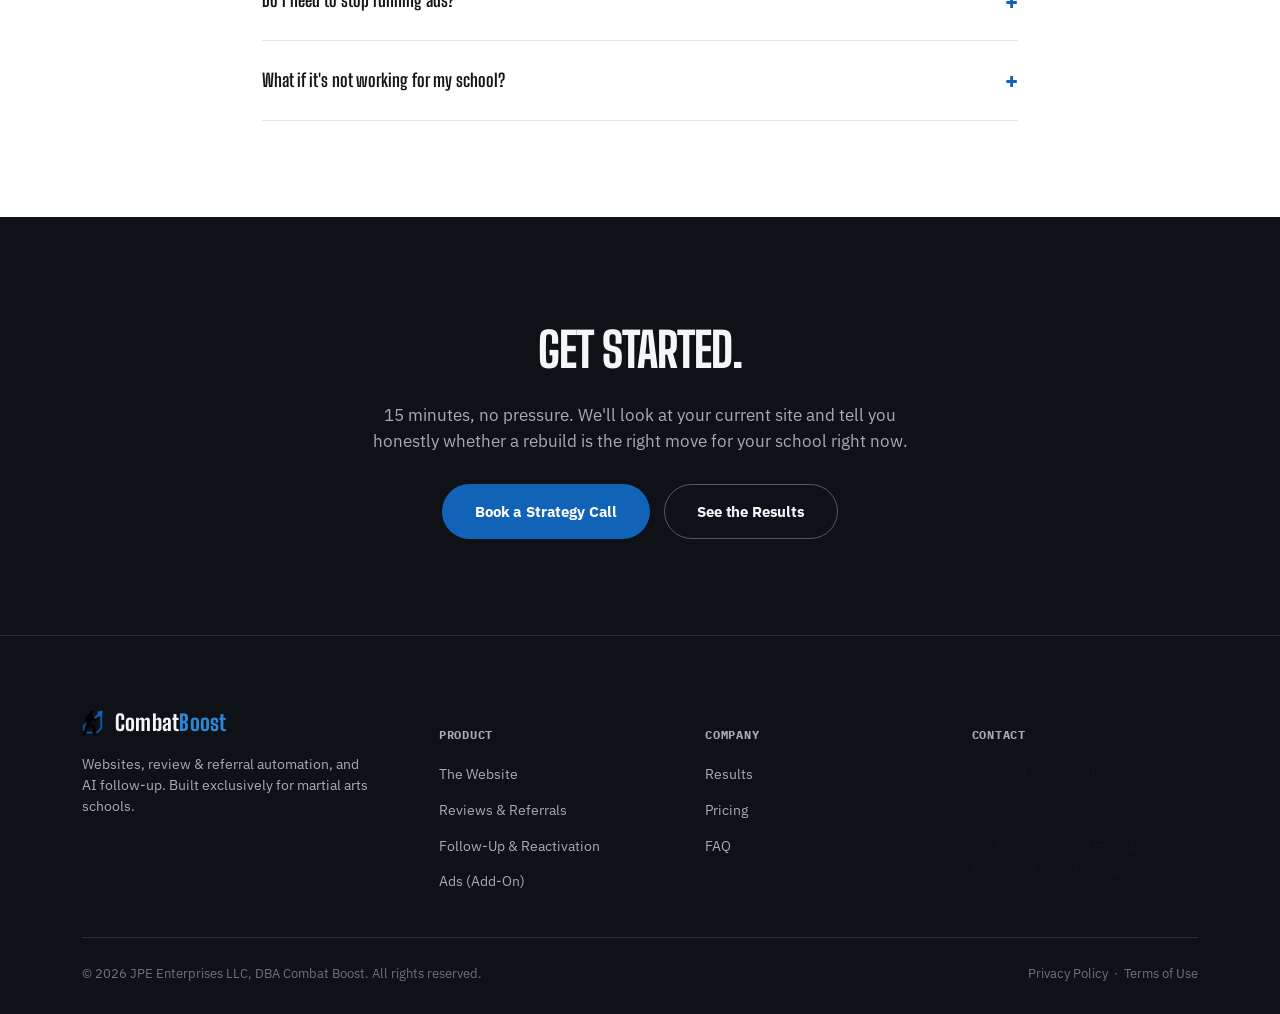
<file: pricing/index.html>
<!doctype html>
<meta charset="utf-8">
<title>Pricing | Combat Boost</title>
<meta name="description" content="$297/month covers the full Combat Boost system: website, reviews & referrals, and follow-up & reactivation for martial arts schools. Ads and multi-location setups quoted separately.">
<link rel="canonical" href="https://combatboost.ai/pricing/">
<link rel="stylesheet" href="/assets/styles.css">
<link rel="preconnect" href="https://fonts.gstatic.com" crossorigin>
<link rel="stylesheet" href="https://fonts.googleapis.com/css2?family=Big+Shoulders+Display:wght@600;700;800&family=IBM+Plex+Sans:wght@400;500;600&family=IBM+Plex+Mono:wght@400;500;600&display=swap">

<div class="concept-banner"><b>CONCEPT</b>: multi-page structure for internal review, built from the locked rebuild brief. Not the production site.</div>

<header>
  <div class="wrap header-inner">
    <a class="brand" href="/">
      <img src="/assets/images/logo-mark.png" alt="" width="27" height="34" aria-hidden="true">
      <span class="brand-word">Combat<span>Boost</span></span>
    </a>
    <div class="header-actions">
      <nav class="main" id="main-nav">
        <a class="btn btn-primary mobile-cta" href="/pricing/#call">Book a Strategy Call</a>
      <a href="/">Home</a>
      <a href="/#how-it-works">How It Works</a>
      <a href="/results/">Results</a>
      <a href="/pricing/" aria-current="page">Pricing</a>
      <a href="/faq/">FAQ</a>
      </nav>
      <a class="btn btn-primary" href="/pricing/#call">Book a Strategy Call</a>
      <button class="nav-toggle" id="nav-toggle" aria-label="Toggle menu" aria-expanded="false">
        <span></span><span></span><span></span>
      </button>
    </div>
  </div>
</header>

<section class="page-hero">
  <div class="wrap">
    <a class="crumb" href="/">&larr; Back to Home</a>
    <h1>Simple, Straightforward Pricing.</h1>
    <p class="dek">$297/month covers the full system: your website, reviews &amp; referrals, and follow-up &amp; reactivation. Facebook and Google ad management, plus multi-location setups, are quoted separately based on what your school actually needs.</p>
    <div class="proof-pills" style="margin-top:30px">
      <div class="proof-pill"><span class="pp-num">50+</span><span class="pp-txt">Schools Worked With</span></div>
      <div class="proof-pill"><span class="pp-num">50,000+</span><span class="pp-txt">Lead Conversations</span></div>
      <div class="proof-pill"><span class="pp-num">48-Hour</span><span class="pp-txt">Launch</span></div>
      <div class="proof-pill"><span class="pp-num">Zero</span><span class="pp-txt">Ad Spend Required</span></div>
      <div class="proof-pill"><span class="pp-num">30-Day</span><span class="pp-txt">Money-Back Guarantee</span></div>
    </div>
  </div>
</section>

<section class="on-light" style="padding-top:0">
  <div class="wrap">
    <div class="included-list">
      <div class="included-item">
        <div class="included-icon-row">
          <span class="included-icon"><svg viewBox="0 0 24 24" fill="none" stroke="currentColor" stroke-width="2" stroke-linecap="round" stroke-linejoin="round" aria-hidden="true"><rect x="3" y="4" width="18" height="16" rx="2"/><line x1="3" y1="9" x2="21" y2="9"/></svg></span>
          <h3>The Website</h3>
        </div>
        <p>A real, built-to-convert website for your school. Not a template with your logo dropped in. This is the core deliverable and where most of the build time goes.</p>
      </div>
      <div class="included-item">
        <div class="included-icon-row">
          <span class="included-icon"><svg viewBox="0 0 24 24" fill="none" stroke="currentColor" stroke-width="2" stroke-linecap="round" stroke-linejoin="round" aria-hidden="true"><polygon points="12 2.5 14.8 8.6 21.5 9.4 16.6 14 18 20.6 12 17.2 6 20.6 7.4 14 2.5 9.4 9.2 8.6"/></svg></span>
          <h3>Reviews &amp; Referrals</h3>
        </div>
        <p>Automated requests sent after every win, so your Google reviews and referrals grow on their own instead of depending on you remembering to ask.</p>
      </div>
      <div class="included-item">
        <div class="included-icon-row">
          <span class="included-icon"><svg viewBox="0 0 24 24" fill="none" stroke="currentColor" stroke-width="2" stroke-linecap="round" stroke-linejoin="round" aria-hidden="true"><path d="M4 5h16v11H8l-4 4V5z"/></svg></span>
          <h3>Follow-Up &amp; Reactivation</h3>
        </div>
        <p>Every new lead followed up within minutes, and your existing past-member list re-engaged on autopilot. Not left cold in an old spreadsheet or CRM.</p>
      </div>
      <div class="included-item">
        <div class="included-icon-row">
          <span class="included-icon"><svg viewBox="0 0 24 24" fill="none" stroke="currentColor" stroke-width="2" stroke-linecap="round" stroke-linejoin="round" aria-hidden="true"><path d="M3 11v2a2 2 0 0 0 2 2h1l3 5V4l-3 5H5a2 2 0 0 0-2 2z"/><path d="M14 8a4 4 0 0 1 0 8"/><path d="M17 5a8 8 0 0 1 0 14"/></svg></span>
          <h3>Managed Ads <span class="tag-optional">Quoted Separately</span></h3>
        </div>
        <p>Once the site, reviews, and follow-up are converting what you already have, we'll run Google/Facebook ads for you if it makes sense. Never the starting point.</p>
      </div>
    </div>
  </div>
</section>

<section id="pricing-faq">
  <div class="wrap" style="max-width:820px">
    <div class="section-head">
      <h2>Questions About Pricing.</h2>
    </div>
    <details class="faq-item" open>
      <summary>Is there a contract?</summary>
      <p>No long-term contracts. You're not locked into a term you can't get out of if the system isn't working for you.</p>
    </details>
    <details class="faq-item">
      <summary>What's actually included?</summary>
      <p>The website, the review &amp; referral automation, and the lead follow-up and past-member reactivation system. One build, one monthly rate, no separate tools to stitch together yourself.</p>
    </details>
    <details class="faq-item">
      <summary>Do I need to stop running ads?</summary>
      <p>No. If ads are working for you, keep running them. Our point is sequencing, not opposition: fix what converts the traffic you already get first, then ads go further with every dollar.</p>
    </details>
    <details class="faq-item">
      <summary>What if it's not working for my school?</summary>
      <p>You're covered by our 30-day money-back guarantee. If it's not working for your school in the first 30 days, we'll refund it.</p>
    </details>
  </div>
</section>

<section class="closing" id="call">
  <div class="wrap">
    <h2>Get Started.</h2>
    <p>15 minutes, no pressure. We'll look at your current site and tell you honestly whether a rebuild is the right move for your school right now.</p>
    <div class="actions" style="justify-content:center; display:flex; gap:14px; flex-wrap:wrap">
      <a class="btn btn-primary" href="#">Book a Strategy Call</a>
      <a class="btn btn-ghost-dark" href="/results/">See the Results</a>
    </div>
  </div>
</section>

<!-- PRIORITY 6, NOT BUILT THIS PASS: a self-serve "Free Website Health Check"
     lead magnet (enter your URL, get a scored report) — similar to Monstro's
     Health Check Analyzer and 97Display's Website Audit tool. Strong fit
     since Joe already runs this kind of audit manually on cold prospects.
     Flagged for a future pass, not attempted here. -->

<footer>
  <div class="wrap">
    <div class="foot-grid">
      <div class="foot-about">
        <div class="brand" style="margin-bottom:4px">
          <img src="/assets/images/logo-mark.png" alt="" width="21" height="26" aria-hidden="true">
          <span class="brand-word">Combat<span>Boost</span></span>
        </div>
        <p>Websites, review &amp; referral automation, and AI follow-up. Built exclusively for martial arts schools.</p>
      </div>
      <div>
        <h5>Product</h5>
        <ul class="foot-links">
          <li><a href="/#how-it-works">The Website</a></li>
          <li><a href="/#how-it-works">Reviews &amp; Referrals</a></li>
          <li><a href="/#how-it-works">Follow-Up &amp; Reactivation</a></li>
          <li><a href="/pricing/">Ads (Add-On)</a></li>
        </ul>
      </div>
      <div>
        <h5>Company</h5>
        <ul class="foot-links">
          <li><a href="/results/">Results</a></li>
          <li><a href="/pricing/">Pricing</a></li>
          <li><a href="/faq/">FAQ</a></li>
        </ul>
      </div>
      <div>
        <h5>Contact</h5>
        <ul class="foot-links">
          <li>support@combatboost.ai</li>
          <li>516-957-3100</li>
          <li>26 Broadway, STE 934<br>New York, NY 10004</li>
        </ul>
      </div>
    </div>
    <div class="foot-bottom">
      <span>© 2026 JPE Enterprises LLC, DBA Combat Boost. All rights reserved.</span>
      <span><a href="#">Privacy Policy</a> &nbsp;·&nbsp; <a href="#">Terms of Use</a></span>
    </div>
  </div>
</footer>
<script src="/assets/nav.js"></script>
</file>
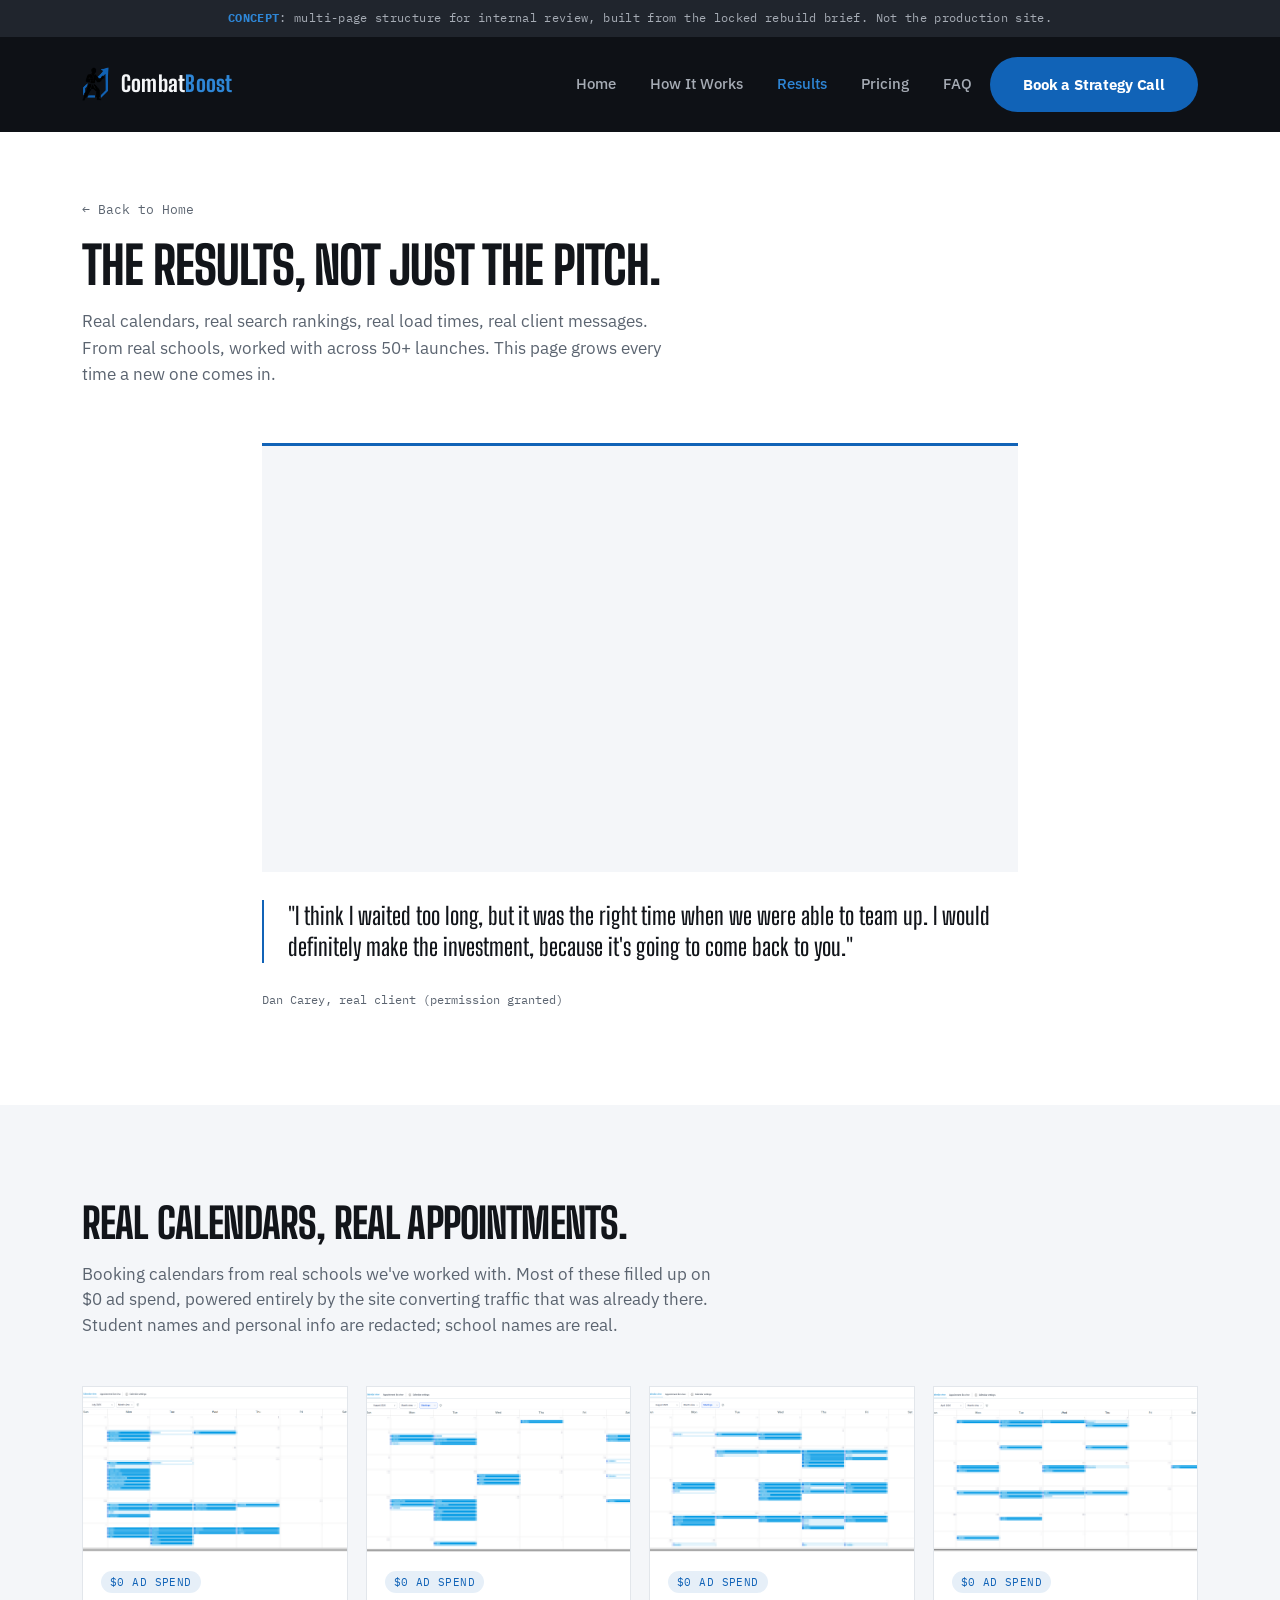
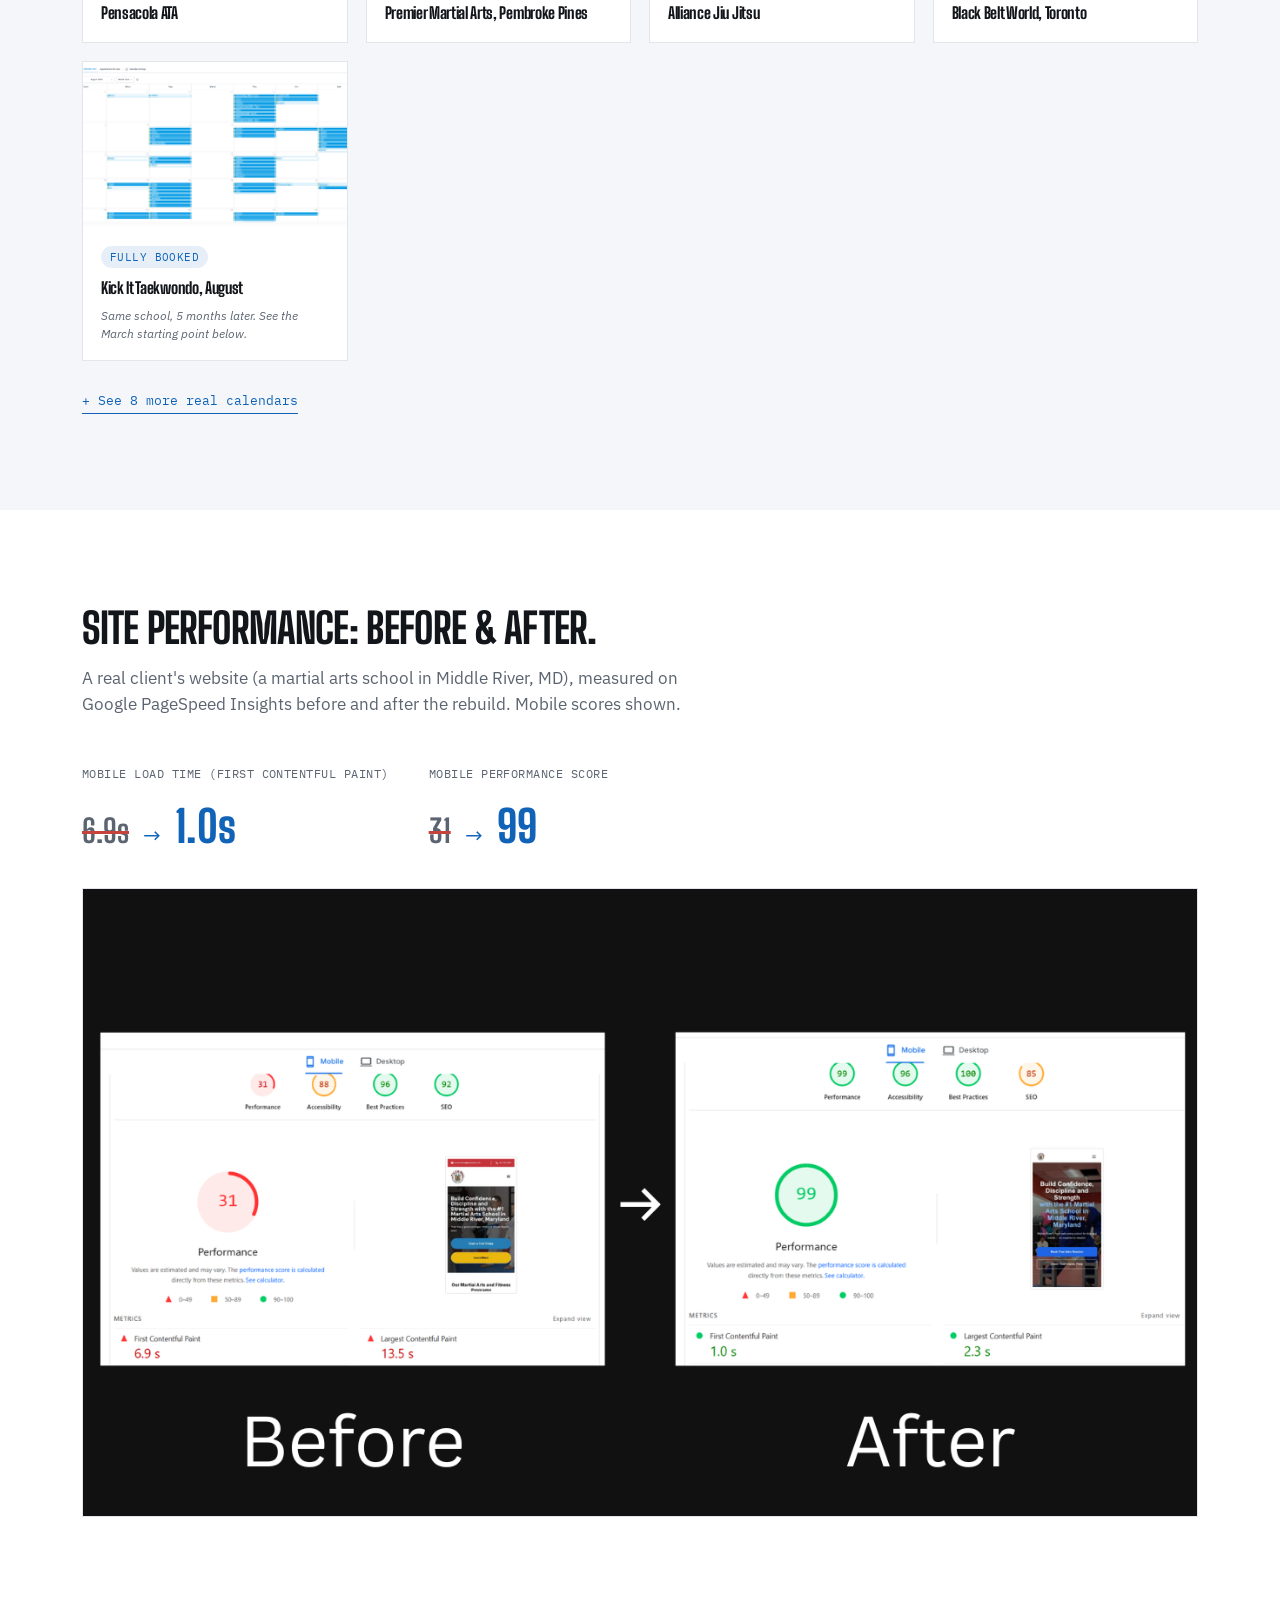
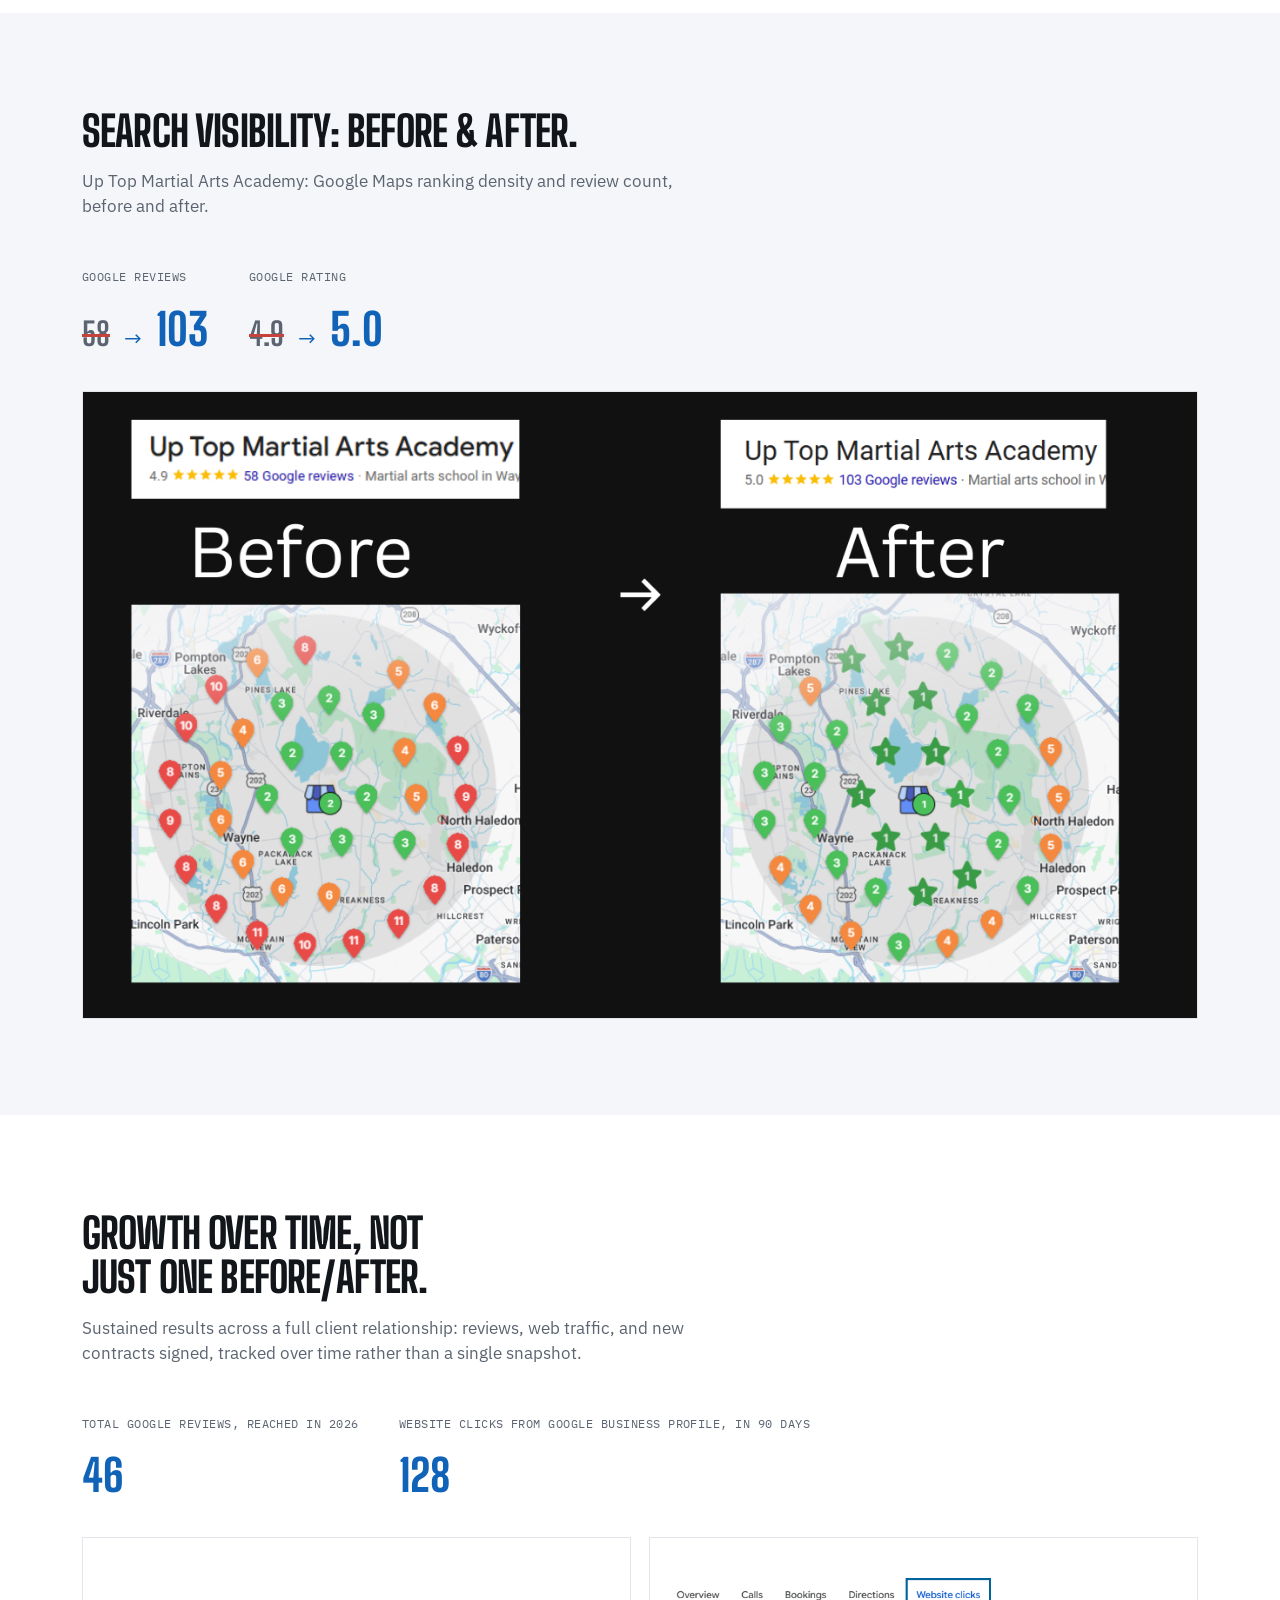
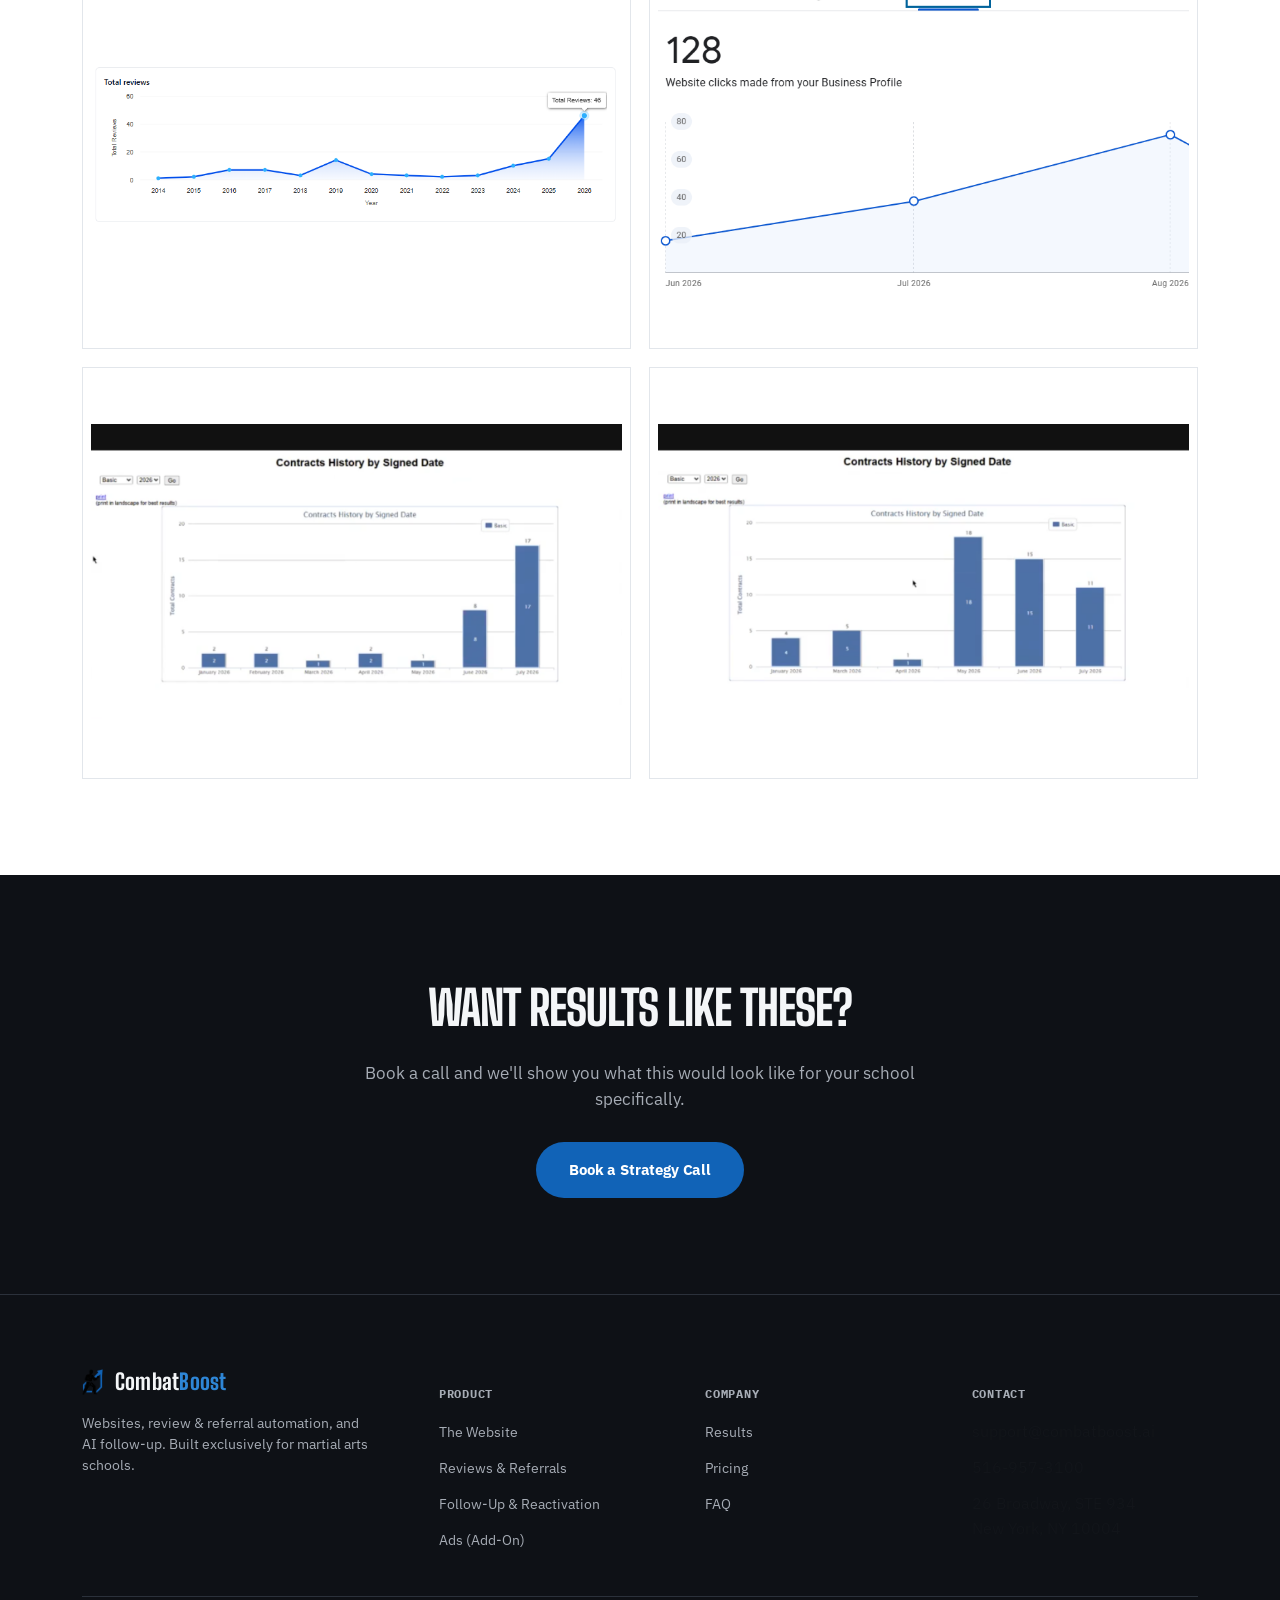
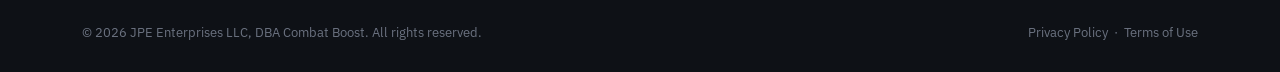
<file: results/index.html>
<!doctype html>
<meta charset="utf-8">
<title>Results | Combat Boost</title>
<meta name="description" content="Real booking calendars, real search visibility gains, real site performance improvements, and real client testimonials from Combat Boost's 50+ martial arts school clients.">
<link rel="canonical" href="https://combatboost.ai/results/">
<link rel="stylesheet" href="/assets/styles.css">
<link rel="preconnect" href="https://fonts.gstatic.com" crossorigin>
<link rel="stylesheet" href="https://fonts.googleapis.com/css2?family=Big+Shoulders+Display:wght@600;700;800&family=IBM+Plex+Sans:wght@400;500;600&family=IBM+Plex+Mono:wght@400;500;600&display=swap">

<div class="concept-banner"><b>CONCEPT</b>: multi-page structure for internal review, built from the locked rebuild brief. Not the production site.</div>

<header>
  <div class="wrap header-inner">
    <a class="brand" href="/">
      <img src="/assets/images/logo-mark.png" alt="" width="27" height="34" aria-hidden="true">
      <span class="brand-word">Combat<span>Boost</span></span>
    </a>
    <div class="header-actions">
      <nav class="main" id="main-nav">
        <a class="btn btn-primary mobile-cta" href="/pricing/#call">Book a Strategy Call</a>
      <a href="/">Home</a>
      <a href="/#how-it-works">How It Works</a>
      <a href="/results/" aria-current="page">Results</a>
      <a href="/pricing/">Pricing</a>
      <a href="/faq/">FAQ</a>
      </nav>
      <a class="btn btn-primary" href="/pricing/#call">Book a Strategy Call</a>
      <button class="nav-toggle" id="nav-toggle" aria-label="Toggle menu" aria-expanded="false">
        <span></span><span></span><span></span>
      </button>
    </div>
  </div>
</header>

<section class="page-hero">
  <div class="wrap">
    <a class="crumb" href="/">&larr; Back to Home</a>
    <h1>The Results, Not Just the Pitch.</h1>
    <p class="dek">Real calendars, real search rankings, real load times, real client messages. From real schools, worked with across 50+ launches. This page grows every time a new one comes in.</p>
  </div>
</section>

<section style="padding-top:0">
  <div class="wrap" style="max-width:820px">
    <div class="video-embed-wrap">
      <iframe src="https://player.vimeo.com/video/1224788450?h=171cc92b25&title=0&byline=0&portrait=0"
              frameborder="0" allow="autoplay; fullscreen; picture-in-picture" allowfullscreen loading="lazy"
              title="Dan Carey, real Combat Boost client, video testimonial"></iframe>
    </div>
    <p class="story-quote">"I think I waited too long, but it was the right time when we were able to team up. I would definitely make the investment, because it's going to come back to you."</p>
    <p class="testimonial-name">Dan Carey, real client (permission granted)</p>
  </div>
</section>

<section class="on-light" id="calendars">
  <div class="wrap">
    <div class="section-head">
      <h2>Real Calendars, Real Appointments.</h2>
      <p>Booking calendars from real schools we've worked with. Most of these filled up on $0 ad spend, powered entirely by the site converting traffic that was already there. Student names and personal info are redacted; school names are real.</p>
    </div>
    <div class="proof-grid">
      <div class="proof-card">
        <img class="proof-shot" src="/assets/images/results/calendar-pensacola-1.png" alt="Pensacola ATA booking calendar">
        <div class="proof-card-body">
          <span class="proof-badge">$0 Ad Spend</span>
          <h3>Pensacola ATA</h3>
          
        </div>
      </div>
      <div class="proof-card">
        <img class="proof-shot" src="/assets/images/results/calendar-premier-pembroke.png" alt="Premier Martial Arts, Pembroke Pines booking calendar">
        <div class="proof-card-body">
          <span class="proof-badge">$0 Ad Spend</span>
          <h3>Premier Martial Arts, Pembroke Pines</h3>
          
        </div>
      </div>
      <div class="proof-card">
        <img class="proof-shot" src="/assets/images/results/calendar-alliance-jiujitsu.png" alt="Alliance Jiu Jitsu booking calendar">
        <div class="proof-card-body">
          <span class="proof-badge">$0 Ad Spend</span>
          <h3>Alliance Jiu Jitsu</h3>
          
        </div>
      </div>
      <div class="proof-card">
        <img class="proof-shot" src="/assets/images/results/calendar-blackbelt-toronto.png" alt="Black Belt World, Toronto booking calendar">
        <div class="proof-card-body">
          <span class="proof-badge">$0 Ad Spend</span>
          <h3>Black Belt World, Toronto</h3>
          
        </div>
      </div>
      <div class="proof-card">
        <img class="proof-shot" src="/assets/images/results/calendar-kickit-august.png" alt="Kick It Taekwondo, August booking calendar">
        <div class="proof-card-body">
          <span class="proof-badge">Fully Booked</span>
          <h3>Kick It Taekwondo, August</h3>
          <p class="proof-note">Same school, 5 months later. See the March starting point below.</p>
        </div>
      </div>
    </div>
    <details class="proof-more">
      <summary>See 8 more real calendars</summary>
      <div class="proof-grid" style="margin-top:24px">
      <div class="proof-card">
        <img class="proof-shot" src="/assets/images/results/calendar-kickit-march.png" alt="Kick It Taekwondo, March booking calendar">
        <div class="proof-card-body">
          <span class="proof-badge">Starting Point</span>
          <h3>Kick It Taekwondo, March</h3>
          
        </div>
      </div>
      <div class="proof-card">
        <img class="proof-shot" src="/assets/images/results/calendar-kickit-march-2.png" alt="Kick It Taekwondo, March (2nd calendar) booking calendar">
        <div class="proof-card-body">
          <span class="proof-badge">Starting Point</span>
          <h3>Kick It Taekwondo, March (2nd calendar)</h3>
          
        </div>
      </div>
      <div class="proof-card">
        <img class="proof-shot" src="/assets/images/results/calendar-kickit-august-2.png" alt="Kick It Taekwondo, August (2nd calendar) booking calendar">
        <div class="proof-card-body">
          <span class="proof-badge">Fully Booked</span>
          <h3>Kick It Taekwondo, August (2nd calendar)</h3>
          
        </div>
      </div>
      <div class="proof-card">
        <img class="proof-shot" src="/assets/images/results/calendar-fortwalton.png" alt="Fort Walton ATA booking calendar">
        <div class="proof-card-body">
          <span class="proof-badge">$0 Ad Spend</span>
          <h3>Fort Walton ATA</h3>
          
        </div>
      </div>
      <div class="proof-card">
        <img class="proof-shot" src="/assets/images/results/calendar-crestview-1.png" alt="Crestview ATA booking calendar">
        <div class="proof-card-body">
          <span class="proof-badge">$0 Ad Spend</span>
          <h3>Crestview ATA</h3>
          
        </div>
      </div>
      <div class="proof-card">
        <img class="proof-shot" src="/assets/images/results/calendar-crestview-2.png" alt="Crestview ATA (2nd month) booking calendar">
        <div class="proof-card-body">
          <span class="proof-badge">$0 Ad Spend</span>
          <h3>Crestview ATA (2nd month)</h3>
          
        </div>
      </div>
      <div class="proof-card">
        <img class="proof-shot" src="/assets/images/results/calendar-camalcruz.png" alt="Camal & Cruz Judo & BJJ booking calendar">
        <div class="proof-card-body">
          <span class="proof-badge">$0 Ad Spend</span>
          <h3>Camal & Cruz Judo & BJJ</h3>
          
        </div>
      </div>
      <div class="proof-card">
        <img class="proof-shot" src="/assets/images/results/calendar-pensacola-2.png" alt="Pensacola ATA (2nd month) booking calendar">
        <div class="proof-card-body">
          <span class="proof-badge">$0 Ad Spend</span>
          <h3>Pensacola ATA (2nd month)</h3>
          
        </div>
      </div>
      </div>
    </details>
  </div>
</section>

<section id="performance">
  <div class="wrap">
    <div class="section-head">
      <h2>Site Performance: Before &amp; After.</h2>
      <p>A real client's website (a martial arts school in Middle River, MD), measured on Google PageSpeed Insights before and after the rebuild. Mobile scores shown.</p>
    </div>
    <div class="stat-compare">
      <div class="stat-compare-item">
        <span class="sc-label">Mobile Load Time (First Contentful Paint)</span>
        <div class="sc-nums"><span class="sc-before">6.9s</span><span class="sc-arrow">→</span><span class="sc-after">1.0s</span></div>
      </div>
      <div class="stat-compare-item">
        <span class="sc-label">Mobile Performance Score</span>
        <div class="sc-nums"><span class="sc-before">31</span><span class="sc-arrow">→</span><span class="sc-after">99</span></div>
      </div>
    </div>
    <img class="proof-wide" src="/assets/images/results/site-performance.png" alt="Google PageSpeed Insights score for a real client's site, before and after the Combat Boost rebuild" style="margin-top:28px">
  </div>
</section>

<section class="on-light2" id="search-visibility">
  <div class="wrap">
    <div class="section-head">
      <h2>Search Visibility: Before &amp; After.</h2>
      <p>Up Top Martial Arts Academy: Google Maps ranking density and review count, before and after.</p>
    </div>
    <div class="stat-compare">
      <div class="stat-compare-item">
        <span class="sc-label">Google Reviews</span>
        <div class="sc-nums"><span class="sc-before">58</span><span class="sc-arrow">→</span><span class="sc-after">103</span></div>
      </div>
      <div class="stat-compare-item">
        <span class="sc-label">Google Rating</span>
        <div class="sc-nums"><span class="sc-before">4.9</span><span class="sc-arrow">→</span><span class="sc-after">5.0</span></div>
      </div>
    </div>
    <img class="proof-wide" src="/assets/images/results/search-heatmap.png" alt="Up Top Martial Arts Academy's Google Maps ranking heatmap, before and after. More green pins, closer to the pin, means ranking higher for nearby searches" style="margin-top:28px">
  </div>
</section>

<section id="growth">
  <div class="wrap">
    <div class="section-head">
      <h2>Growth Over Time, Not Just One Before/After.</h2>
      <p>Sustained results across a full client relationship: reviews, web traffic, and new contracts signed, tracked over time rather than a single snapshot.</p>
    </div>
    <div class="stat-compare" style="margin-bottom:28px">
      <div class="stat-compare-item">
        <span class="sc-label">Total Google Reviews, Reached in 2026</span>
        <div class="sc-nums"><span class="sc-after">46</span></div>
      </div>
      <div class="stat-compare-item">
        <span class="sc-label">Website Clicks From Google Business Profile, in 90 Days</span>
        <div class="sc-nums"><span class="sc-after">128</span></div>
      </div>
    </div>
    <div class="growth-grid">
      <img class="proof-wide" src="/assets/images/results/growth-reviews.png" alt="Total Google reviews by year for a real client, climbing sharply in 2026">
      <img class="proof-wide" src="/assets/images/results/growth-traffic.png" alt="Website clicks from a real client's Google Business Profile, June to August 2026">
      <img class="proof-wide" src="/assets/images/results/growth-billing-1.png" alt="New contracts signed by month for a real client, peaking at 17 in July">
      <img class="proof-wide" src="/assets/images/results/growth-billing-2.png" alt="New contracts signed by month for a second real client, peaking at 18 in May">
    </div>
  </div>
</section>

<section class="closing" id="call">
  <div class="wrap">
    <h2>Want Results Like These?</h2>
    <p>Book a call and we'll show you what this would look like for your school specifically.</p>
    <div class="actions" style="justify-content:center; display:flex; gap:14px; flex-wrap:wrap">
      <a class="btn btn-primary" href="/pricing/#call">Book a Strategy Call</a>
    </div>
  </div>
</section>

<!-- PRIORITY 6, NOT BUILT THIS PASS: a self-serve "Free Website Health Check"
     lead magnet (enter your URL, get a scored report) — similar to Monstro's
     Health Check Analyzer and 97Display's Website Audit tool. Strong fit
     since Joe already runs this kind of audit manually on cold prospects.
     Flagged for a future pass, not attempted here. -->

<footer>
  <div class="wrap">
    <div class="foot-grid">
      <div class="foot-about">
        <div class="brand" style="margin-bottom:4px">
          <img src="/assets/images/logo-mark.png" alt="" width="21" height="26" aria-hidden="true">
          <span class="brand-word">Combat<span>Boost</span></span>
        </div>
        <p>Websites, review &amp; referral automation, and AI follow-up. Built exclusively for martial arts schools.</p>
      </div>
      <div>
        <h5>Product</h5>
        <ul class="foot-links">
          <li><a href="/#how-it-works">The Website</a></li>
          <li><a href="/#how-it-works">Reviews &amp; Referrals</a></li>
          <li><a href="/#how-it-works">Follow-Up &amp; Reactivation</a></li>
          <li><a href="/pricing/">Ads (Add-On)</a></li>
        </ul>
      </div>
      <div>
        <h5>Company</h5>
        <ul class="foot-links">
          <li><a href="/results/">Results</a></li>
          <li><a href="/pricing/">Pricing</a></li>
          <li><a href="/faq/">FAQ</a></li>
        </ul>
      </div>
      <div>
        <h5>Contact</h5>
        <ul class="foot-links">
          <li>support@combatboost.ai</li>
          <li>516-957-3100</li>
          <li>26 Broadway, STE 934<br>New York, NY 10004</li>
        </ul>
      </div>
    </div>
    <div class="foot-bottom">
      <span>© 2026 JPE Enterprises LLC, DBA Combat Boost. All rights reserved.</span>
      <span><a href="#">Privacy Policy</a> &nbsp;·&nbsp; <a href="#">Terms of Use</a></span>
    </div>
  </div>
</footer>
<script src="/assets/nav.js"></script>
</file>
<file: assets/styles.css>
:root{
  /* Dark contrast bands only — nav, logo trust-bar, footer, the one
     deliberate dark closing-CTA section. White/light is the dominant
     background everywhere else (see PROJECT.md's color-system history
     note: retired the earlier near-black-default+gold palette in favor
     of this, to match the real combatboost.ai brand). */
  --ink:        #0E1116;
  --ink-2:      #171B21;
  --ink-3:      #20252D;
  --line-dark:  #2B313B;

  /* Primary light system — the default everywhere outside the dark bands */
  --paper:      #FFFFFF;
  --paper-2:    #F4F6F9;
  --line-light: #E2E6EB;

  /* Accent — sampled directly from the real logo asset. No gold/amber,
     no purple/violet, ever. */
  --blue:        #1163B7;
  --blue-bright: #2E86D6;
  --blue-deep:   #0C4A8A;

  /* Semantic (separate from the brand accent — before/after marks only) */
  --good: #4C8B5B;
  --bad:  #C6433B;

  /* Text — dark pair is the default (light bg everywhere); light pair is
     used only inside the dark bands. */
  --tx-dark:       #12151A;
  --tx-dark-soft:  #5B6470;
  --tx-light:      #F4F6F8;
  --tx-light-soft: #A6ACB5;

  color-scheme: light;
  background:var(--paper);
}
*{box-sizing:border-box}
html{scroll-behavior:smooth}
body{margin:0; background:var(--paper); font-family:"IBM Plex Sans",system-ui,sans-serif; color:var(--tx-dark); line-height:1.55}
/* Negative tracking on every uppercase headline — tighter as size grows,
   found on Academy Blast (~-0.6px at 20px scaling to ~-2px at 65px, a
   near-constant -3% em ratio). We use a slightly gentler -2% em since Big
   Shoulders Display is already condensed; this still replaces the old
   open/positive tracking, which read as looser and less deliberate. */
h1,h2,h3,h4{font-family:"Big Shoulders Display",sans-serif; font-weight:800; text-transform:uppercase; letter-spacing:-.02em; text-wrap:balance; margin:0}
.mono{font-family:"IBM Plex Mono",monospace}
p{margin:0}
a{color:inherit}
img,svg{display:block}
.wrap{max-width:1180px; margin:0 auto; padding:0 32px}
@media (max-width:640px){ .wrap{padding:0 20px} }
/* Fully round pill shape, both primary and secondary — Academy Blast's
   button discipline: rounding exists only here and on the proof-pill,
   nowhere else on the site. No shadow on either state; visual weight
   comes from fill contrast and the hover lift alone. */
.btn{
  display:inline-flex; align-items:center; gap:8px; font-family:"IBM Plex Sans"; font-weight:700;
  font-size:15px; letter-spacing:-.01em; padding:15px 32px; border-radius:999px; cursor:pointer; border:1px solid transparent;
  text-decoration:none; transition:transform .15s ease, opacity .15s ease, background-color .15s ease;
}
.btn:hover{transform:translateY(-1px)}
.btn-primary{background:var(--blue); color:#fff}
.btn-primary:hover{background:var(--blue-deep)}
/* On-light system already; both ghost variants exist for the two
   contexts they actually get used in: dark bands (nav/closing/footer)
   and light content (hero, most sections). */
.btn-ghost-dark{border-color:rgba(244,246,248,.3); color:var(--tx-light)}
.btn-ghost-dark:hover{border-color:var(--blue-bright); color:var(--blue-bright)}
.btn-ghost-light{border-color:var(--line-light); color:var(--tx-dark)}
.btn-ghost-light:hover{border-color:var(--blue); color:var(--blue)}
.lede{font-size:15.5px; color:var(--tx-dark-soft); max-width:56ch; margin-bottom:10px}
section{padding:96px 0}
@media (max-width:640px){ section{padding:64px 0} }
.section-head{max-width:640px; margin-bottom:48px}
.section-head h2{font-size:clamp(28px,3.6vw,42px); line-height:1.05}
.section-head p{margin-top:16px; font-size:16.5px; color:var(--tx-dark-soft)}
/* Alternate light shade for section-rhythm — same role Academy Blast's
   own alternating white/off-white-grey sections play. No text-color flip
   needed anymore since dark-on-light is already the sitewide default. */
.on-light{background:var(--paper-2)}
.on-light2{background:var(--paper-2)}

/* ---------- concept banner ---------- */
.concept-banner{
  background:var(--ink-3); color:var(--tx-light-soft); font-family:"IBM Plex Mono",monospace;
  font-size:12px; text-align:center; padding:9px 14px; letter-spacing:.03em;
}
.concept-banner b{color:var(--blue-bright)}

/* ---------- header ---------- */
/* Dark contrast band, full-bleed — header itself carries the background
   so it spans edge-to-edge; .header-inner reuses .wrap to center content. */
header{background:var(--ink)}
.header-inner{
  display:flex; align-items:center; justify-content:space-between; padding:20px 32px;
}
@media (max-width:640px){ .header-inner{padding:20px} }
.brand{display:flex; align-items:center; gap:12px; text-decoration:none}
.brand-word{font-family:"Big Shoulders Display"; font-weight:800; font-size:22px; letter-spacing:.01em; color:var(--tx-light)}
.brand-word span{color:var(--blue-bright)}
.header-actions{display:flex; align-items:center; gap:18px}
nav.main{display:flex; align-items:center; gap:34px; font-size:14.5px; font-weight:500}
nav.main a{text-decoration:none; color:var(--tx-light-soft)}
nav.main a:hover, nav.main a[aria-current="page"]{color:var(--tx-light)}
nav.main a[aria-current="page"]{color:var(--blue-bright)}
.nav-toggle{
  display:none; flex-direction:column; justify-content:center; gap:5px; width:34px; height:34px;
  background:none; border:none; cursor:pointer; padding:0;
}
.nav-toggle span{width:100%; height:2px; background:var(--tx-light); display:block}
.mobile-cta{display:none}
@media (max-width:640px){
  /* The persistent header CTA collides with the wordmark below ~640px —
     hide it there and surface the same CTA as the first item inside the
     mobile nav panel instead, so it's still one tap away, every page. */
  .header-actions > a.btn-primary{display:none}
  .mobile-cta{
    display:block; text-align:center; margin-bottom:14px; width:100%;
    order:-1;
  }
}
@media (max-width:920px){
  nav.main{
    display:none; position:absolute; top:100%; left:0; right:0; background:var(--ink);
    border-bottom:1px solid var(--line-dark); flex-direction:column; align-items:flex-start;
    gap:0; padding:16px 32px 20px;
  }
  nav.main.open{display:flex}
  nav.main a{padding:12px 0; width:100%; border-bottom:1px solid var(--line-dark)}
  nav.main a:last-child{border-bottom:none}
  .nav-toggle{display:flex}
  .header-inner{position:relative}
}

/* ---------- interior page hero (dedicated pages, not the homepage) ---------- */
.page-hero{padding:64px 0 56px}
.crumb{
  font-family:"IBM Plex Mono"; font-size:12.5px; color:var(--tx-dark-soft); text-decoration:none;
  display:inline-flex; align-items:center; gap:6px; margin-bottom:20px;
}
.crumb:hover{color:var(--blue)}
.page-hero h1{font-size:clamp(32px,4.6vw,52px); line-height:1.02; margin-bottom:16px}
.page-hero .dek{font-size:17px; color:var(--tx-dark-soft); max-width:60ch}

/* ---------- included list (pricing) — icon + label per row ---------- */
/* Icon treatment adapted from NextKick's feature-grid component (real
   extraction: 40px circle, 10%-opacity brand-tint fill, 20px line icon,
   transition-colors only — no border, no shadow, no lift). The circle is
   a deliberate radius exception alongside buttons (small round icon/
   avatar badges, same logic as Academy Blast's own round pill-avatar),
   not a card — the row itself keeps 0px radius, no border, no shadow. */
.included-list{border-top:1px solid var(--line-light)}
.included-item{
  display:grid; grid-template-columns:200px 1fr; gap:24px; padding:26px 0; border-bottom:1px solid var(--line-light);
}
@media (max-width:700px){ .included-item{grid-template-columns:1fr; gap:6px} }
.included-icon-row{display:flex; align-items:center; gap:14px}
.included-icon{
  width:40px; height:40px; border-radius:50%; flex-shrink:0;
  display:flex; align-items:center; justify-content:center;
  background:rgba(17,99,183,.1); transition:background-color .15s ease;
}
.included-item:hover .included-icon{background:rgba(17,99,183,.18)}
.included-icon svg{width:20px; height:20px; color:var(--blue)}
.included-item h3{font-size:18px; text-transform:none; color:var(--tx-dark)}
.included-item p{font-size:14.5px; color:var(--tx-dark-soft); margin-top:6px}
.included-item .tag-optional{font-family:"IBM Plex Mono"; font-size:11px; color:var(--blue); text-transform:uppercase}

/* ---------- case-study index: story rows, not a card grid ---------- */
.story-row{
  display:grid; grid-template-columns:280px 1fr; gap:36px; padding:36px 0; border-bottom:1px solid var(--line-light);
  align-items:center;
}
.story-row:first-child{padding-top:0}
@media (max-width:760px){ .story-row{grid-template-columns:1fr} }
.story-shot{width:100%; aspect-ratio:16/11; object-fit:cover; object-position:top; border-top:3px solid var(--blue)}
.story-noshot{
  width:100%; aspect-ratio:16/11; background:var(--paper-2); border-top:3px solid var(--blue);
  display:flex; align-items:center; justify-content:center; font-family:"IBM Plex Mono"; font-size:12px; color:var(--tx-dark-soft); text-align:center; padding:20px;
}
.story-tag{display:block; font-family:"IBM Plex Mono"; font-size:11px; letter-spacing:.05em; color:var(--blue); text-transform:uppercase}
.story-row h3{font-size:22px; margin-top:8px; text-transform:none}
.story-row p{font-size:14.5px; color:var(--tx-dark-soft); margin-top:10px; max-width:56ch}
.story-link{font-family:"IBM Plex Mono"; font-size:12.5px; color:var(--blue); text-decoration:none; margin-top:14px; display:inline-block; border-bottom:1px solid var(--blue)}

/* ---------- individual case-study detail page ---------- */
.story-quote{
  border-left:2px solid var(--blue); padding-left:24px; margin:28px 0;
  font-family:"Big Shoulders Display"; font-weight:600; font-size:clamp(19px,2.2vw,24px); line-height:1.32; text-transform:none;
  color:var(--tx-dark);
}

/* ---------- hero ---------- */
/* Light, not dark — white/light is now the site's default background;
   near-black is reserved for the nav/logo-strip/footer/closing bands
   only. No photo — very little real client/school photography exists,
   so the stat-pill row carries the hero's visual weight instead.
   Asymmetric top/bottom padding mirrors Academy Blast's real hero rhythm
   (heavier top, lighter bottom). */
.hero{background:var(--paper); padding:0}
.hero-content{padding:104px 0 84px; max-width:720px}
@media (max-width:760px){
  .hero-content{padding:76px 0 56px}
}
.hero h1{font-size:clamp(36px,5.6vw,64px); line-height:1.02; margin:0 0 22px; color:var(--tx-dark)}
.hero h1 em{font-style:normal; color:var(--blue)}
.hero .dek{font-size:18px; color:var(--tx-dark-soft); max-width:52ch; margin-bottom:34px}
.hero .actions{display:flex; gap:14px; flex-wrap:wrap; margin-bottom:36px}

/* Proof pills carry the hero's visual weight in place of a photo. Pill
   shape (20px radius, not fully round — matches the reference site's
   actual pill-capsule radius) and the one soft shadow used anywhere on
   the site both live here, deliberately reserved to this one component.
   Now on a light hero: subtle dark-tinted glass instead of the old
   light-tinted-on-dark treatment, same restraint. */
.proof-pills{display:flex; gap:12px; flex-wrap:wrap}
.proof-pill{
  display:inline-flex; align-items:baseline; gap:9px;
  background:var(--paper-2); border:1px solid var(--line-light);
  border-radius:20px; padding:14px 22px;
  box-shadow:0 1px 2px rgba(16,24,32,.04), 0 10px 26px rgba(16,24,32,.08);
}
.pp-num{font-family:"Big Shoulders Display"; font-weight:800; font-size:21px; color:var(--blue)}
.pp-txt{font-size:13.5px; color:var(--tx-dark); font-weight:500}

/* ---------- problem section ---------- */
/* Concrete, observable symptoms — not abstract complaints (Academy
   Blast's own problem-framing pattern). Reuses the same ✕ mark already
   established on the before/after table's .mark.bad, in the same
   semantic red, rather than introducing a new icon. */
.problem-list{list-style:none; margin:8px 0 0; padding:0; border-top:1px solid var(--line-light)}
.problem-list li{
  display:flex; align-items:flex-start; gap:14px;
  padding:20px 0; border-bottom:1px solid var(--line-light);
  font-size:16px; color:var(--tx-dark); max-width:64ch;
}
.problem-mark{
  flex-shrink:0; width:24px; height:24px; border-radius:50%;
  background:rgba(198,67,59,.1); color:var(--bad); font-size:12px; font-weight:700;
  display:flex; align-items:center; justify-content:center; margin-top:1px;
}
.problem-closing{
  margin-top:28px; font-size:16.5px; line-height:1.6; color:var(--tx-dark-soft); max-width:66ch;
}

/* ---------- 3-step process ---------- */
/* A chronological onboarding sequence, not a parallel-pillar product
   diagram (the thing the site explicitly avoided in an earlier round) —
   numbering is genuine here since order is the actual point. Circular
   badge (not a card/icon-box) marks each step clearly without adding a
   new decorative-icon pattern. */
.process-steps{display:grid; grid-template-columns:repeat(3,1fr); gap:40px; margin-top:8px}
@media (max-width:860px){ .process-steps{grid-template-columns:1fr; gap:32px} }
.process-step{border-top:3px solid var(--blue); padding-top:24px}
.process-badge{
  display:flex; align-items:center; justify-content:center;
  width:40px; height:40px; border-radius:50%; margin-bottom:16px;
  background:var(--blue); color:#fff; font-family:"Big Shoulders Display"; font-weight:800; font-size:18px;
}
.process-step h3{font-size:19px; text-transform:none; margin-bottom:10px; color:var(--tx-dark)}
.process-step p{font-size:14.5px; color:var(--tx-dark-soft); line-height:1.6}

/* ---------- what's included on the homepage: reuses the exact
   .included-list/.included-icon component built for /pricing (same
   `included_item()` helper in build.py) — not a second hand-built
   version. Link line below stays shared with the FAQ summary section. */
.included-teaser-link{margin-top:22px}
.included-teaser-link a{font-family:"IBM Plex Mono"; font-size:13px; color:var(--blue); text-decoration:none; border-bottom:1px solid var(--blue)}

/* Real before/after — an actual client's old site next to the actual
   Combat Boost rebuild, in a plain browser-chrome frame. */
.ba-compare{position:relative}
.ba-frame{
  background:var(--paper-2); border:1px solid var(--line-light); border-radius:6px; overflow:hidden;
}
.ba-chrome{
  display:flex; align-items:center; gap:8px; padding:9px 12px; background:var(--paper);
  border-bottom:1px solid var(--line-light);
}
.ba-dot{width:8px; height:8px; border-radius:50%; background:var(--line-light)}
.ba-url{
  font-family:"IBM Plex Mono"; font-size:10.5px; color:var(--tx-dark-soft); margin-left:6px;
  background:var(--paper-2); padding:2px 10px; border-radius:3px; flex:1; white-space:nowrap; overflow:hidden; text-overflow:ellipsis;
}
.ba-frame img{width:100%; display:block}
.ba-label{
  font-family:"IBM Plex Mono"; font-size:11px; letter-spacing:.06em; text-transform:uppercase;
  margin-bottom:9px; display:flex; align-items:center; gap:8px;
}
.ba-label.before{color:var(--tx-dark-soft)}
.ba-label.after{color:var(--blue)}
.ba-label .tag{width:16px; height:2px; background:currentColor; display:inline-block}
.ba-after{margin-top:22px; margin-left:38px; position:relative; z-index:1}
.ba-after .ba-frame{border-color:var(--blue)}
.ba-cap{margin-top:14px; font-size:12.5px; color:var(--tx-dark-soft); font-family:"IBM Plex Mono"}
.ba-cap a{color:var(--blue)}
@media (max-width:920px){
  .ba-after{margin-left:0; margin-top:16px}
}

/* ---------- logo trust bar ---------- */
/* Dark contrast band — full-bleed, tight padding. */
.proof{background:var(--ink); border-top:1px solid var(--line-dark); border-bottom:1px solid var(--line-dark)}
.proof-inner{padding:40px 0; display:flex; align-items:center; gap:40px; flex-wrap:wrap; justify-content:space-between}
.proof-lede{font-family:"IBM Plex Mono"; font-size:13px; color:var(--tx-light-soft); white-space:nowrap; display:flex; align-items:baseline; gap:10px}
.proof-lede b{font-family:"Big Shoulders Display"; font-weight:800; font-size:30px; color:var(--blue-bright)}
.logo-row{display:flex; gap:38px; flex-wrap:wrap; align-items:center}
.logo-word{font-family:"Big Shoulders Display"; font-weight:700; font-size:16.5px; color:var(--tx-light-soft); letter-spacing:.01em; text-transform:uppercase; white-space:nowrap}
.logo-word small{display:block; font-family:"IBM Plex Mono"; font-size:9.5px; letter-spacing:.04em; color:#767C86; text-transform:none; margin-top:1px}

/* ---------- quote banner ---------- */
.quote-banner{text-align:center}
.quote-banner .q{
  font-family:"Big Shoulders Display"; font-weight:600; text-transform:none; letter-spacing:0;
  font-size:clamp(22px,3vw,32px); max-width:900px; margin:0 auto 20px; line-height:1.25; color:var(--tx-dark);
}
.quote-banner .q::before{content:"“"; color:var(--blue)}
.quote-banner .q::after{content:"”"; color:var(--blue)}
.quote-banner .attr{font-family:"IBM Plex Mono"; font-size:13px; color:var(--tx-dark-soft)}
.quote-banner .attr b{color:var(--blue)}

/* ---------- before/after table ---------- */
/* No radius here — rounding is reserved to buttons, the proof-pill, and
   small icon badges only, per the locked discipline. */
.baTable{width:100%; min-width:560px; border-collapse:collapse; background:var(--paper); overflow:hidden; border-radius:0}
.baTable th, .baTable td{padding:18px 22px; text-align:left; border-bottom:1px solid var(--line-light); font-size:15px}
.baTable thead th{
  font-family:"IBM Plex Mono"; font-size:11.5px; letter-spacing:.08em; text-transform:uppercase;
  color:var(--tx-dark-soft); border-bottom:2px solid var(--tx-dark); padding-bottom:14px;
}
.baTable td:first-child{font-family:"Big Shoulders Display"; font-weight:700; font-size:17px; text-transform:uppercase; width:26%}
.baTable tr:last-child td{border-bottom:none}
.mark{display:inline-flex; align-items:center; gap:9px}
.mark.bad::before{content:"✕"; color:var(--bad); font-weight:700}
.mark.good::before{content:"✓"; color:var(--good); font-weight:700}
.reactivation-row td{background:var(--paper-2)}
.tableWrap{overflow-x:auto}

/* Comparison table reuses .baTable's exact system (same hairlines, same
   uppercase mono headers, same 0px radius) — a different semantic table,
   not a new visual pattern. Our column gets the accent color to draw the
   eye; the other column stays neutral/muted rather than red — these are
   factual differences, not a claim that the alternative is bad. */
.cmp-us{color:var(--blue); font-weight:700}
.cmp-them{color:var(--tx-dark-soft)}

/* Standalone reactivation insight — kept out of the table cell on
   purpose, since it's a distinct point ("conversations, not blasts"),
   not a row description. */
.reactivation-callout{
  margin-top:26px; font-family:"Big Shoulders Display"; font-weight:600; text-transform:none;
  font-size:clamp(18px,2vw,22px); line-height:1.32; color:var(--tx-dark); max-width:62ch;
}
/* Worked-example math — a distinct callout, not a plain paragraph.
   Left accent rule signals "worked example," same functional pattern
   already used on pull-quotes elsewhere — not decorative-only. */
.reactivation-note{
  margin-top:22px; border-left:2px solid var(--blue); padding-left:20px; max-width:58ch;
}
.reactivation-note p{font-size:14.5px; color:var(--tx-dark-soft); line-height:1.6}
.reactivation-note b{color:var(--blue); font-weight:700}

/* ---------- feature strip: plain text, no icon boxes (currently unused
   dead CSS — the section it belonged to was cut when the homepage was
   capped at 5 sections; kept in case a future round revives it) ---------- */
.feature-strip{
  display:flex; flex-wrap:wrap; gap:0; margin-top:8px; border-top:1px solid var(--line-light); border-bottom:1px solid var(--line-light);
}
.feature-strip span{
  font-family:"Big Shoulders Display"; font-weight:700; text-transform:uppercase; font-size:15px;
  letter-spacing:.01em; padding:20px 30px 20px 0; margin-right:30px; border-right:1px solid var(--line-light);
  color:var(--tx-dark-soft);
}
.feature-strip span:last-child{border-right:none; margin-right:0}
.feature-strip span i{color:var(--blue); font-style:normal; font-weight:500; text-transform:none; font-size:12px; font-family:"IBM Plex Mono"}
@media (max-width:760px){
  .feature-strip{flex-direction:column; border-top:none; border-bottom:none}
  .feature-strip span{border-right:none; border-bottom:1px solid var(--line-light); margin-right:0; padding:16px 0}
  .feature-strip span:last-child{border-bottom:none}
}
.neg-space{margin-top:34px; display:flex; flex-direction:column; gap:10px}
.neg-space p{font-family:"Big Shoulders Display"; font-weight:600; font-size:clamp(18px,2.1vw,23px); text-transform:none; color:var(--tx-dark-soft)}
.neg-space p b{color:var(--blue); font-weight:800}

/* ---------- about: real photo + prose, no card/number grid ---------- */
.about-grid{display:grid; grid-template-columns:.85fr 1.15fr; gap:56px; align-items:center}
@media (max-width:820px){ .about-grid{grid-template-columns:1fr} }
.about-photo{width:100%; border-radius:4px; display:block}
.about-cap{font-family:"IBM Plex Mono"; font-size:11.5px; color:var(--tx-dark-soft); margin-top:10px}
.about-copy p + p{margin-top:16px}
.about-copy .stat-inline{font-family:"Big Shoulders Display"; font-weight:800; color:var(--blue)}

/* ---------- video testimonial ---------- */
.video-block{display:grid; grid-template-columns:.95fr 1.05fr; gap:48px; align-items:center}
@media (max-width:860px){ .video-block{grid-template-columns:1fr} }
.video-card{
  aspect-ratio:16/10; background:var(--paper-2); border-top:3px solid var(--blue);
  display:flex; align-items:center; justify-content:center; position:relative;
}
.play{
  width:60px; height:60px; border-radius:50%; background:var(--blue); display:flex;
  align-items:center; justify-content:center;
}
.play::before{content:""; width:0; height:0; border-top:10px solid transparent; border-bottom:10px solid transparent; border-left:16px solid #fff; margin-left:4px}
.video-card .vc-cap{position:absolute; bottom:14px; left:16px; font-family:"IBM Plex Mono"; font-size:11.5px; color:var(--tx-dark-soft)}
.video-quote .q{
  font-family:"Big Shoulders Display"; font-weight:600; font-size:clamp(22px,2.6vw,30px); line-height:1.28;
  margin-bottom:18px; text-transform:none; color:var(--tx-dark);
}
.video-quote .q span{color:var(--blue)}
.video-quote .attr{font-family:"IBM Plex Mono"; font-size:13.5px; color:var(--tx-dark-soft)}
.video-quote .woven-stat{
  margin-top:22px; padding-top:18px; border-top:1px solid var(--line-light);
  display:flex; align-items:baseline; gap:12px;
}
.woven-stat .ws-num{font-family:"Big Shoulders Display"; font-weight:800; font-size:32px; color:var(--blue)}
.woven-stat .ws-txt{font-size:13.5px; color:var(--tx-dark-soft)}

/* ---------- case studies: flat, no shadow, thin rule not a boxed card ---------- */
.cs-grid{display:grid; grid-template-columns:repeat(3,1fr); gap:0}
@media (max-width:860px){ .cs-grid{grid-template-columns:1fr} }
.cs-card{
  border-left:1px solid var(--line-light); padding:4px 26px; display:flex; flex-direction:column; gap:10px;
}
.cs-card:first-child{border-left:none; padding-left:0}
@media (max-width:860px){
  .cs-card{border-left:none; border-top:1px solid var(--line-light); padding:26px 0}
  .cs-card:first-child{border-top:none; padding-top:0}
}
.cs-shot{width:100%; aspect-ratio:16/10; object-fit:cover; object-position:top; border-top:3px solid var(--blue); margin-bottom:6px}
.cs-tag{font-family:"IBM Plex Mono"; font-size:11px; letter-spacing:.05em; color:var(--blue); text-transform:uppercase}
.cs-card h3{font-size:19px; text-transform:none}
.cs-card p{font-size:14px; color:var(--tx-dark-soft)}
.cs-link{font-family:"IBM Plex Mono"; font-size:12.5px; color:var(--tx-dark); margin-top:auto; text-decoration:none; border-bottom:1px solid var(--tx-dark)}

/* ---------- faq ---------- */
.faq-item{border-bottom:1px solid var(--line-light); padding:22px 0}
.faq-item summary{
  cursor:pointer; list-style:none; font-family:"Big Shoulders Display"; font-weight:700; font-size:18px;
  display:flex; justify-content:space-between; align-items:center; text-transform:none;
}
.faq-item summary::-webkit-details-marker{display:none}
.faq-item summary::after{content:"+"; color:var(--blue); font-size:22px; font-family:"IBM Plex Mono"}
.faq-item[open] summary::after{content:"–"}
.faq-item p{margin-top:12px; font-size:14.5px; color:var(--tx-dark-soft); max-width:70ch}

/* ---------- homepage FAQ summary: always-visible, not collapsed ----------
   A 3-question teaser doesn't benefit from the same progressive-disclosure
   /faq page pattern uses for 7 questions — collapsed-by-default here just
   reads as empty. Plain visible Q&A rows instead of <details>. */
.faq-summary-list{border-top:1px solid var(--line-light); margin-top:8px}
.faq-summary-item{padding:22px 0; border-bottom:1px solid var(--line-light)}
.faq-summary-item h3{font-size:18px; text-transform:none; color:var(--tx-dark)}
.faq-summary-item p{margin-top:10px; font-size:14.5px; color:var(--tx-dark-soft); max-width:70ch}

/* ---------- closing CTA ---------- */
/* The one deliberate dark section for rhythm (per PROJECT.md) — same ink
   band as nav/logo-strip/footer, not a colored gradient wash. */
.closing{background:var(--ink); color:var(--tx-light); text-align:center}
.closing h2{font-size:clamp(30px,4.4vw,48px); color:var(--tx-light); margin-bottom:16px}
.closing p{font-size:16.5px; max-width:56ch; margin:0 auto 30px; color:var(--tx-light-soft)}
.closing .btn-primary{background:var(--blue); color:#fff}
.closing .btn-primary:hover{background:var(--blue-bright)}

/* ---------- footer ---------- */
footer{background:var(--ink); padding:70px 0 30px; border-top:1px solid var(--line-dark)}
.foot-grid{display:grid; grid-template-columns:1.4fr 1fr 1fr 1fr; gap:40px; padding-bottom:44px; border-bottom:1px solid var(--line-dark)}
@media (max-width:820px){ .foot-grid{grid-template-columns:1fr 1fr} }
.foot-grid h5{font-family:"IBM Plex Mono"; font-size:12px; letter-spacing:.06em; text-transform:uppercase; color:var(--tx-light-soft); margin-bottom:16px}
.foot-links{list-style:none; margin:0; padding:0; display:grid; gap:11px}
.foot-links a{text-decoration:none; color:var(--tx-light-soft); font-size:14px}
.foot-links a:hover{color:var(--blue-bright)}
.foot-about p{font-size:13.5px; color:var(--tx-light-soft); max-width:36ch; margin-top:14px}
.foot-bottom{padding-top:26px; display:flex; justify-content:space-between; flex-wrap:wrap; gap:12px; font-size:12.5px; color:#6B7280}
.foot-bottom a{color:#6B7280; text-decoration:none}

/* ---------- results page: video embed ---------- */
.video-embed-wrap{position:relative; padding-top:56.25%; border-top:3px solid var(--blue); margin-bottom:28px; background:var(--paper-2)}
.video-embed-wrap iframe{position:absolute; top:0; left:0; width:100%; height:100%; border:0}

/* ---------- results page: repeatable proof card ---------- */
.proof-grid{display:grid; grid-template-columns:repeat(auto-fill, minmax(240px, 1fr)); gap:18px; margin-top:8px}
.proof-card{background:var(--paper); border:1px solid var(--line-light)}
.proof-shot{width:100%; aspect-ratio:16/10; object-fit:cover; display:block}
.proof-pending{
  aspect-ratio:16/10; display:flex; flex-direction:column; align-items:center; justify-content:center;
  gap:4px; background:repeating-linear-gradient(135deg, var(--paper), var(--paper) 10px, var(--paper-2) 10px, var(--paper-2) 20px);
  font-family:"IBM Plex Mono"; font-size:12px; color:var(--tx-dark-soft); text-align:center; padding:16px;
}
.proof-pending span{font-size:10.5px; opacity:.75}
.proof-card-body{padding:16px 18px}
.proof-badge{
  display:inline-block; font-family:"IBM Plex Mono"; font-size:10.5px; letter-spacing:.04em; text-transform:uppercase;
  color:var(--blue); background:rgba(17,99,183,.1); padding:3px 9px; border-radius:100px; margin-bottom:8px;
}
.proof-card-body h3{font-size:16px; text-transform:none}
.proof-note{font-size:12px; color:var(--tx-dark-soft); margin-top:6px; font-style:italic}
.proof-more{margin-top:26px}
.proof-more summary{
  cursor:pointer; list-style:none; font-family:"IBM Plex Mono"; font-size:13px; color:var(--blue);
  border-bottom:1px solid var(--blue); display:inline-block; padding-bottom:2px;
}
.proof-more summary::-webkit-details-marker{display:none}
.proof-more summary::before{content:"+ "}
.proof-more[open] summary::before{content:"– "}

/* ---------- results page: before/after stat comparison ---------- */
.stat-compare{display:flex; flex-wrap:wrap; gap:40px}
.stat-compare-item{display:flex; flex-direction:column; gap:8px}
.sc-label{font-family:"IBM Plex Mono"; font-size:12px; letter-spacing:.04em; text-transform:uppercase; color:var(--tx-dark-soft)}
.sc-nums{display:flex; align-items:baseline; gap:14px}
.sc-before{font-family:"Big Shoulders Display"; font-weight:700; font-size:32px; color:var(--tx-dark-soft); text-decoration:line-through; text-decoration-color:var(--bad)}
.sc-arrow{font-size:22px; color:var(--blue)}
.sc-after{font-family:"Big Shoulders Display"; font-weight:800; font-size:44px; color:var(--blue)}

/* ---------- results page: growth-over-time grid ---------- */
.growth-grid{display:grid; grid-template-columns:1fr 1fr; gap:18px}
@media (max-width:820px){ .growth-grid{grid-template-columns:1fr} }
.growth-grid .proof-pending{aspect-ratio:4/3}
.proof-wide{width:100%; display:block; border:1px solid var(--line-light)}
.growth-grid .proof-wide{aspect-ratio:4/3; object-fit:contain; background:#fff; padding:8px}

/* ---------- results page: real testimonial attribution ---------- */
.testimonial-name{font-family:"IBM Plex Mono"; font-size:12px; color:var(--tx-dark-soft)}
</file>
